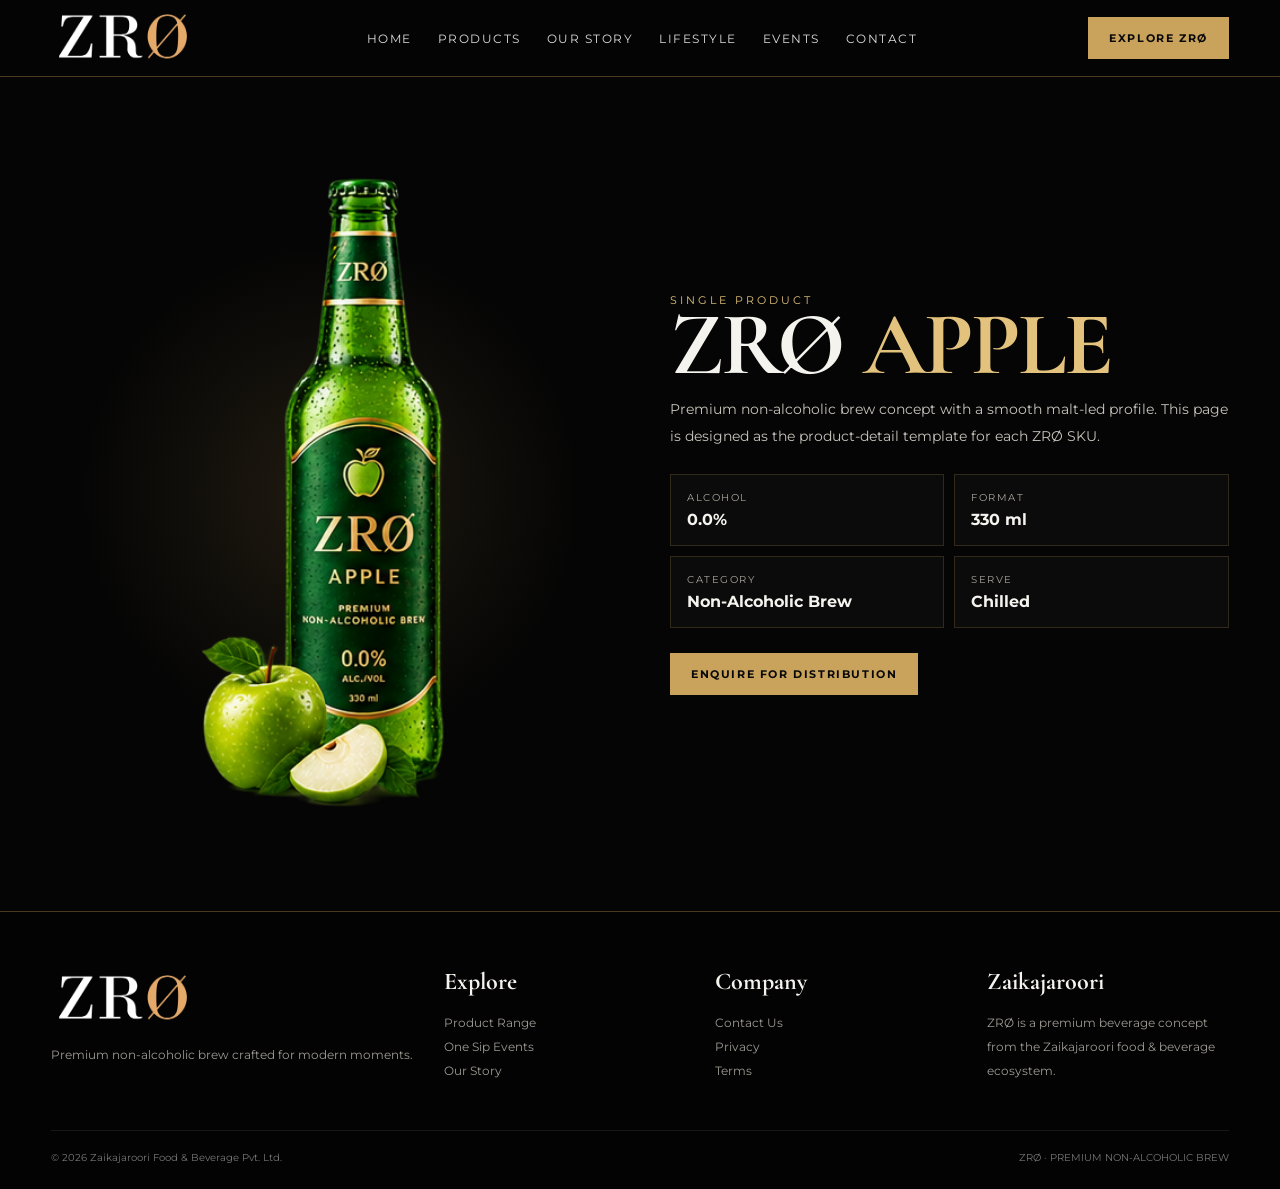
<file: apple.html>
<!doctype html>
<html lang="en">

<head>
    <meta charset="utf-8">
    <meta name="viewport" content="width=device-width,initial-scale=1">
    <title>Apple | ZRØ</title>
    <meta name="description" content="ZRØ premium non-alcoholic brew. Zero alcohol. Maximum vibe.">
    <link rel="stylesheet" href="styles.css">
    
    <!-- Favicon -->
    <link rel="icon" href="fevicon.png" type="image/png">
</head>

<body>
    <header class="nav">
        <div class="container nav-inner">
            <a href="index.html"><img class="logo" src="logo-1.png" alt="ZRØ"></a>
            <nav class="nav-links">
                <a class="" href="index.html">Home</a>
                <a class="" href="products.html">Products</a>
                <a class="" href="index.html#story">Our Story</a>
                <a class="" href="index.html#lifestyle">Lifestyle</a>
                <a class="" href="events.html">Events</a>
                <a href="contact.html">Contact</a>
            </nav>
            <a class="btn btn-fill" href="products.html">Explore ZRØ</a>
        </div>
    </header>

    <main>
        <section class="product-hero">
            <div class="container product-layout">
                <div class="product-image"><img src="apple.png" alt="ZRØ product collection"></div>
                <div>
                    <div class="kicker">Single Product</div>
                    <h1 style="font-size:clamp(54px,7vw,94px)"> ZRØ <span id="productName">Apple</span></h1>
                    <p class="copy">Premium non-alcoholic brew concept with a smooth malt-led profile. This page is
                        designed as the product-detail template for each ZRØ SKU.</p>
                    <div class="specs">
                        <div class="spec"><small>Alcohol</small><b>0.0%</b></div>   
                        <div class="spec"><small>Format</small><b>330 ml</b></div>
                        <div class="spec"><small>Category</small><b>Non-Alcoholic Brew</b></div>
                        <div class="spec"><small>Serve</small><b>Chilled</b></div>
                    </div>
                    <a class="btn btn-fill" href="contact.html">Enquire for distribution</a>
                </div>
            </div>
        </section>
    </main>
    <script>
        const params = new URLSearchParams(location.search);
        const map = { classic: 'Classic', strong: 'Strong', ice: 'Ice', apple: 'Apple', dark: 'Dark', lager: 'Premium Lager' };
        const key = params.get('name') || 'apple';
        document.getElementById('productName').textContent = map[key] || 'Apple';
    </script>

    <footer class="footer">
        <div class="container footer-grid">
            <div>
                <img class="logo" src="logo-1.png" alt="ZRØ">
                <p>Premium non-alcoholic brew crafted for modern moments.</p>
            </div>
            <div>
                <h3>Explore</h3><a href="products.html">Product Range</a><br><a href="events.html">One Sip
                    Events</a><br><a href="index.html#story">Our Story</a>
            </div>
            <div>
                <h3>Company</h3><a href="contact.html">Contact Us</a><br><a href="privacy.html">Privacy</a><br><a
                    href="terms.html">Terms</a>
            </div>
            <div>
                <h3>Zaikajaroori</h3>
                <p>ZRØ is a premium beverage concept from the Zaikajaroori food & beverage ecosystem.</p>
            </div>
        </div>
        <div class="container legal"><span>© <span data-year></span> Zaikajaroori Food & Beverage Pvt.
                Ltd.</span><span>ZRØ · PREMIUM NON-ALCOHOLIC BREW</span></div>
    </footer>
    <script src="script.js"></script>
</body>

</html>
</file>
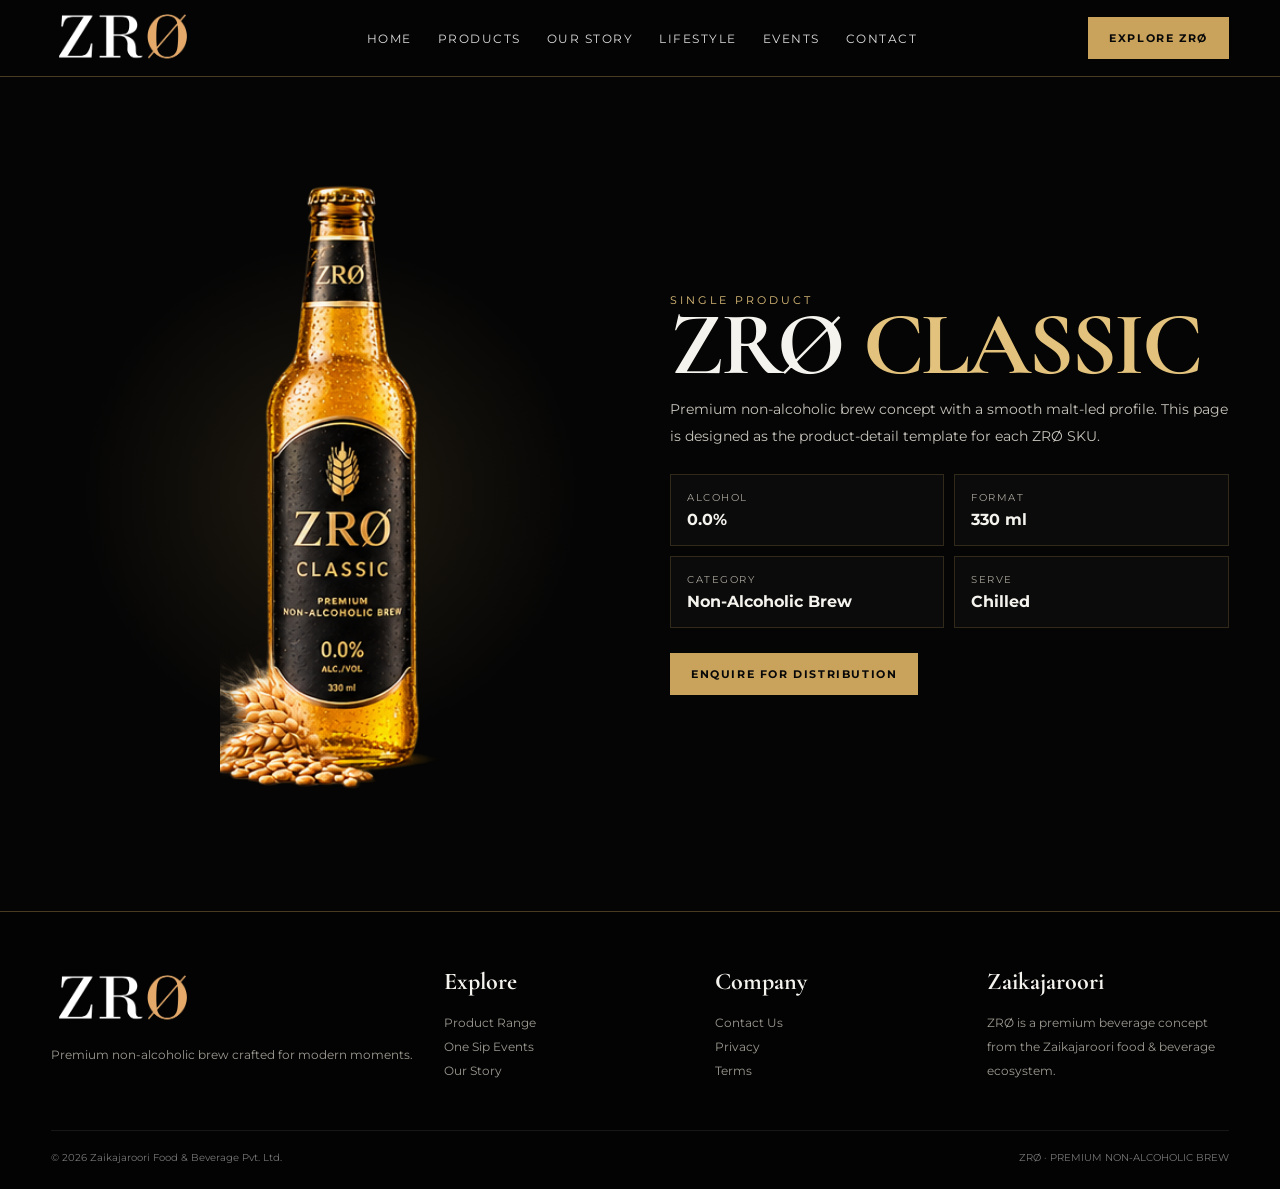
<file: classic.html>
<!doctype html>
<html lang="en">

<head>
    <meta charset="utf-8">
    <meta name="viewport" content="width=device-width,initial-scale=1">
    <title>Classic | ZRØ</title>
    <meta name="description" content="ZRØ premium non-alcoholic brew. Zero alcohol. Maximum vibe.">
    <link rel="stylesheet" href="styles.css">
    <!-- Favicon -->
    <link rel="icon" href="fevicon.png" type="image/png">
</head>

<body>
    <header class="nav">
        <div class="container nav-inner">
            <a href="index.html"><img class="logo" src="logo-1.png" alt="ZRØ"></a>
            <nav class="nav-links">
                <a class="" href="index.html">Home</a>
                <a class="" href="products.html">Products</a>
                <a class="" href="index.html#story">Our Story</a>
                <a class="" href="index.html#lifestyle">Lifestyle</a>
                <a class="" href="events.html">Events</a>
                <a href="contact.html">Contact</a>
            </nav>
            <a class="btn btn-fill" href="products.html">Explore ZRØ</a>
        </div>
    </header>

    <main>
        <section class="product-hero">
            <div class="container product-layout">
                <div class="product-image"><img src="classic.png" alt="ZRØ product collection"></div>
                <div>
                    <div class="kicker">Single Product</div>
                    <h1 style="font-size:clamp(54px,7vw,94px)"> ZRØ <span id="productName">Classic</span></h1>
                    <p class="copy">Premium non-alcoholic brew concept with a smooth malt-led profile. This page is
                        designed as the product-detail template for each ZRØ SKU.</p>
                    <div class="specs">
                        <div class="spec"><small>Alcohol</small><b>0.0%</b></div>
                        <div class="spec"><small>Format</small><b>330 ml</b></div>
                        <div class="spec"><small>Category</small><b>Non-Alcoholic Brew</b></div>
                        <div class="spec"><small>Serve</small><b>Chilled</b></div>
                    </div>
                    <a class="btn btn-fill" href="contact.html">Enquire for distribution</a>
                </div>
            </div>
        </section>
    </main>
    <script>
        const params = new URLSearchParams(location.search);
        const map = { classic: 'Classic', strong: 'Strong', ice: 'Ice', apple: 'Apple', dark: 'Dark', lager: 'Premium Lager' };
        const key = params.get('name') || 'classic';
        document.getElementById('productName').textContent = map[key] || 'Classic';
    </script>

    <footer class="footer">
        <div class="container footer-grid">
            <div>
                <img class="logo" src="logo-1.png" alt="ZRØ">
                <p>Premium non-alcoholic brew crafted for modern moments.</p>
            </div>
            <div>
                <h3>Explore</h3><a href="products.html">Product Range</a><br><a href="events.html">One Sip
                    Events</a><br><a href="index.html#story">Our Story</a>
            </div>
            <div>
                <h3>Company</h3><a href="contact.html">Contact Us</a><br><a href="privacy.html">Privacy</a><br><a
                    href="terms.html">Terms</a>
            </div>
            <div>
                <h3>Zaikajaroori</h3>
                <p>ZRØ is a premium beverage concept from the Zaikajaroori food & beverage ecosystem.</p>
            </div>
        </div>
        <div class="container legal"><span>© <span data-year></span> Zaikajaroori Food & Beverage Pvt.
                Ltd.</span><span>ZRØ · PREMIUM NON-ALCOHOLIC BREW</span></div>
    </footer>
    <script src="script.js"></script>
</body>

</html>
</file>
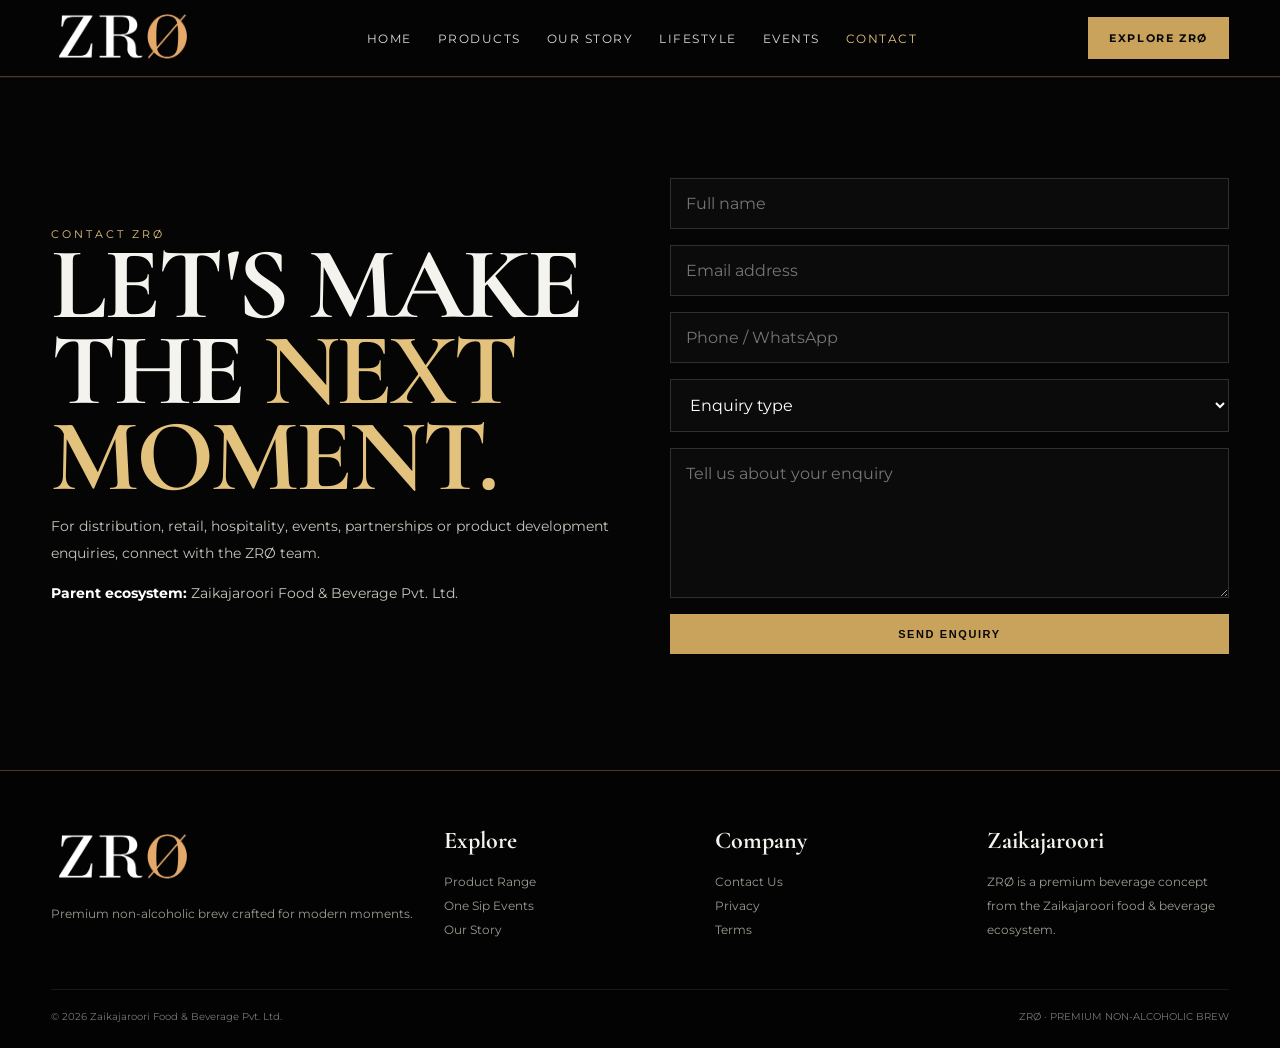
<file: contact.html>
<!doctype html>
<html lang="en">

<head>
    <meta charset="utf-8">
    <meta name="viewport" content="width=device-width,initial-scale=1">
    <title>Contact Us | ZRØ</title>
    <meta name="description" content="ZRØ premium non-alcoholic brew. Zero alcohol. Maximum vibe.">
    <link rel="stylesheet" href="styles.css">
    <!-- Favicon -->
    <link rel="icon" href="fevicon.png" type="image/png">
    
</head>

<body>
    <header class="nav">
        <div class="container nav-inner">
            <a href="index.html"><img class="logo" src="logo-1.png" alt="ZRØ"></a>
            <nav class="nav-links">
                <a class="" href="index.html">Home</a>
                <a class="" href="products.html">Products</a>
                <a class="" href="index.html#story">Our Story</a>
                <a class="" href="index.html#lifestyle">Lifestyle</a>
                <a class="" href="events.html">Events</a>
                <a class="active" href="contact.html">Contact</a>
            </nav>
            <a class="btn btn-fill" href="products.html">Explore ZRØ</a>
        </div>
    </header>

    <main>
        <section class="section" style="min-height:70vh">
            <div class="container product-layout">
                <div>
                    <div class="kicker">Contact ZRØ</div>
                    <h1>Let's make the <span>next moment.</span></h1>
                    <p class="copy">For distribution, retail, hospitality, events, partnerships or product development
                        enquiries, connect with the ZRØ team.</p>
                    <p class="copy"><strong>Parent ecosystem:</strong> Zaikajaroori Food & Beverage Pvt. Ltd.</p>
                </div>
                <form class="form" action="mailto:hello@zaikajaroori.com" method="post" enctype="text/plain">
                    <input required name="fullName" placeholder="Full name">
                    <input required type="email" name="email" placeholder="Email address">
                    <input name="phone" placeholder="Phone / WhatsApp">
                    <select name="enquiryType">
                        <option value="">Enquiry type</option>
                        <option>Distribution</option>
                        <option>Retail / HORECA</option>
                        <option>Events</option>
                        <option>Partnership</option>
                        <option>General</option>
                    </select>
                    <textarea name="message" placeholder="Tell us about your enquiry"></textarea>
                    <button class="btn btn-fill" type="submit">Send enquiry</button>
                    <div class="form-note" style="font-size:12px"></div>
                </form>
            </div>
        </section>
    </main>

    <footer class="footer">
        <div class="container footer-grid">
            <div>
                <img class="logo" src="logo-1.png" alt="ZRØ">
                <p>Premium non-alcoholic brew crafted for modern moments.</p>
            </div>
            <div>
                <h3>Explore</h3><a href="products.html">Product Range</a><br><a href="events.html">One Sip
                    Events</a><br><a href="index.html#story">Our Story</a>
            </div>
            <div>
                <h3>Company</h3><a href="contact.html">Contact Us</a><br><a href="privacy.html">Privacy</a><br><a
                    href="terms.html">Terms</a>
            </div>
            <div>
                <h3>Zaikajaroori</h3>
                <p>ZRØ is a premium beverage concept from the Zaikajaroori food & beverage ecosystem.</p>
            </div>
        </div>
        <div class="container legal"><span>© <span data-year></span> Zaikajaroori Food & Beverage Pvt.
                Ltd.</span><span>ZRØ · PREMIUM NON-ALCOHOLIC BREW</span></div>
    </footer>
    <script src="script.js"></script>
</body>

</html>
</file>
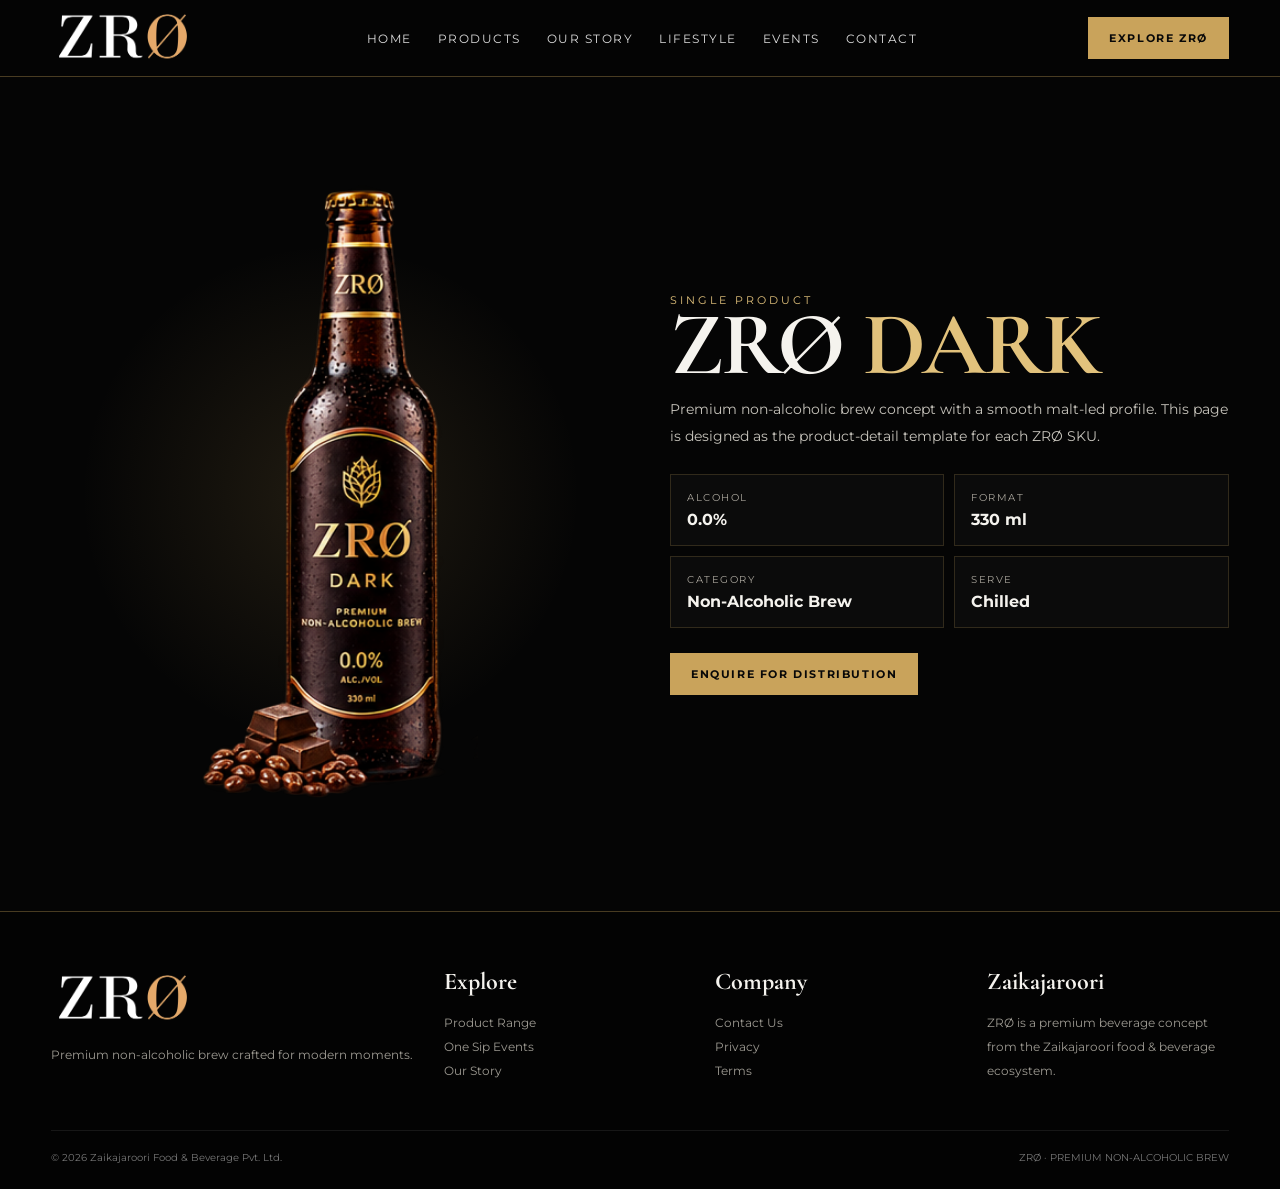
<file: dark.html>
<!doctype html>
<html lang="en">

<head>
    <meta charset="utf-8">
    <meta name="viewport" content="width=device-width,initial-scale=1">
    <title>Dark | ZRØ</title>
    <meta name="description" content="ZRØ premium non-alcoholic brew. Zero alcohol. Maximum vibe.">
    <link rel="stylesheet" href="styles.css">
    <!-- Favicon -->
    <link rel="icon" href="fevicon.png" type="image/png">
</head>

<body>
    <header class="nav">
        <div class="container nav-inner">
            <a href="index.html"><img class="logo" src="logo-1.png" alt="ZRØ"></a>
            <nav class="nav-links">
                <a class="" href="index.html">Home</a>
                <a class="" href="products.html">Products</a>
                <a class="" href="index.html#story">Our Story</a>
                <a class="" href="index.html#lifestyle">Lifestyle</a>
                <a class="" href="events.html">Events</a>
                <a href="contact.html">Contact</a>
            </nav>
            <a class="btn btn-fill" href="products.html">Explore ZRØ</a>
        </div>
    </header>

    <main>
        <section class="product-hero">
            <div class="container product-layout">
                <div class="product-image"><img src="dark.png" alt="ZRØ product collection"></div>
                <div>
                    <div class="kicker">Single Product</div>
                    <h1 style="font-size:clamp(54px,7vw,94px)"> ZRØ <span id="productName">Dark</span></h1>
                    <p class="copy">Premium non-alcoholic brew concept with a smooth malt-led profile. This page is
                        designed as the product-detail template for each ZRØ SKU.</p>
                    <div class="specs">
                        <div class="spec"><small>Alcohol</small><b>0.0%</b></div>
                        <div class="spec"><small>Format</small><b>330 ml</b></div>
                        <div class="spec"><small>Category</small><b>Non-Alcoholic Brew</b></div>
                        <div class="spec"><small>Serve</small><b>Chilled</b></div>
                    </div>
                    <a class="btn btn-fill" href="contact.html">Enquire for distribution</a>
                </div>
            </div>
        </section>
    </main>
    <script>
        const params = new URLSearchParams(location.search);
        const map = { classic: 'Classic', strong: 'Strong', ice: 'Ice', apple: 'Apple', dark: 'Dark', lager: 'Premium Lager' };
        const key = params.get('name') || 'dark';
        document.getElementById('productName').textContent = map[key] || 'Dark';
    </script>

    <footer class="footer">
        <div class="container footer-grid">
            <div>
                <img class="logo" src="logo-1.png" alt="ZRØ">
                <p>Premium non-alcoholic brew crafted for modern moments.</p>
            </div>
            <div>
                <h3>Explore</h3><a href="products.html">Product Range</a><br><a href="events.html">One Sip
                    Events</a><br><a href="index.html#story">Our Story</a>
            </div>
            <div>
                <h3>Company</h3><a href="contact.html">Contact Us</a><br><a href="privacy.html">Privacy</a><br><a
                    href="terms.html">Terms</a>
            </div>
            <div>
                <h3>Zaikajaroori</h3>
                <p>ZRØ is a premium beverage concept from the Zaikajaroori food & beverage ecosystem.</p>
            </div>
        </div>
        <div class="container legal"><span>© <span data-year></span> Zaikajaroori Food & Beverage Pvt.
                Ltd.</span><span>ZRØ · PREMIUM NON-ALCOHOLIC BREW</span></div>
    </footer>
    <script src="script.js"></script>
</body>

</html>
</file>
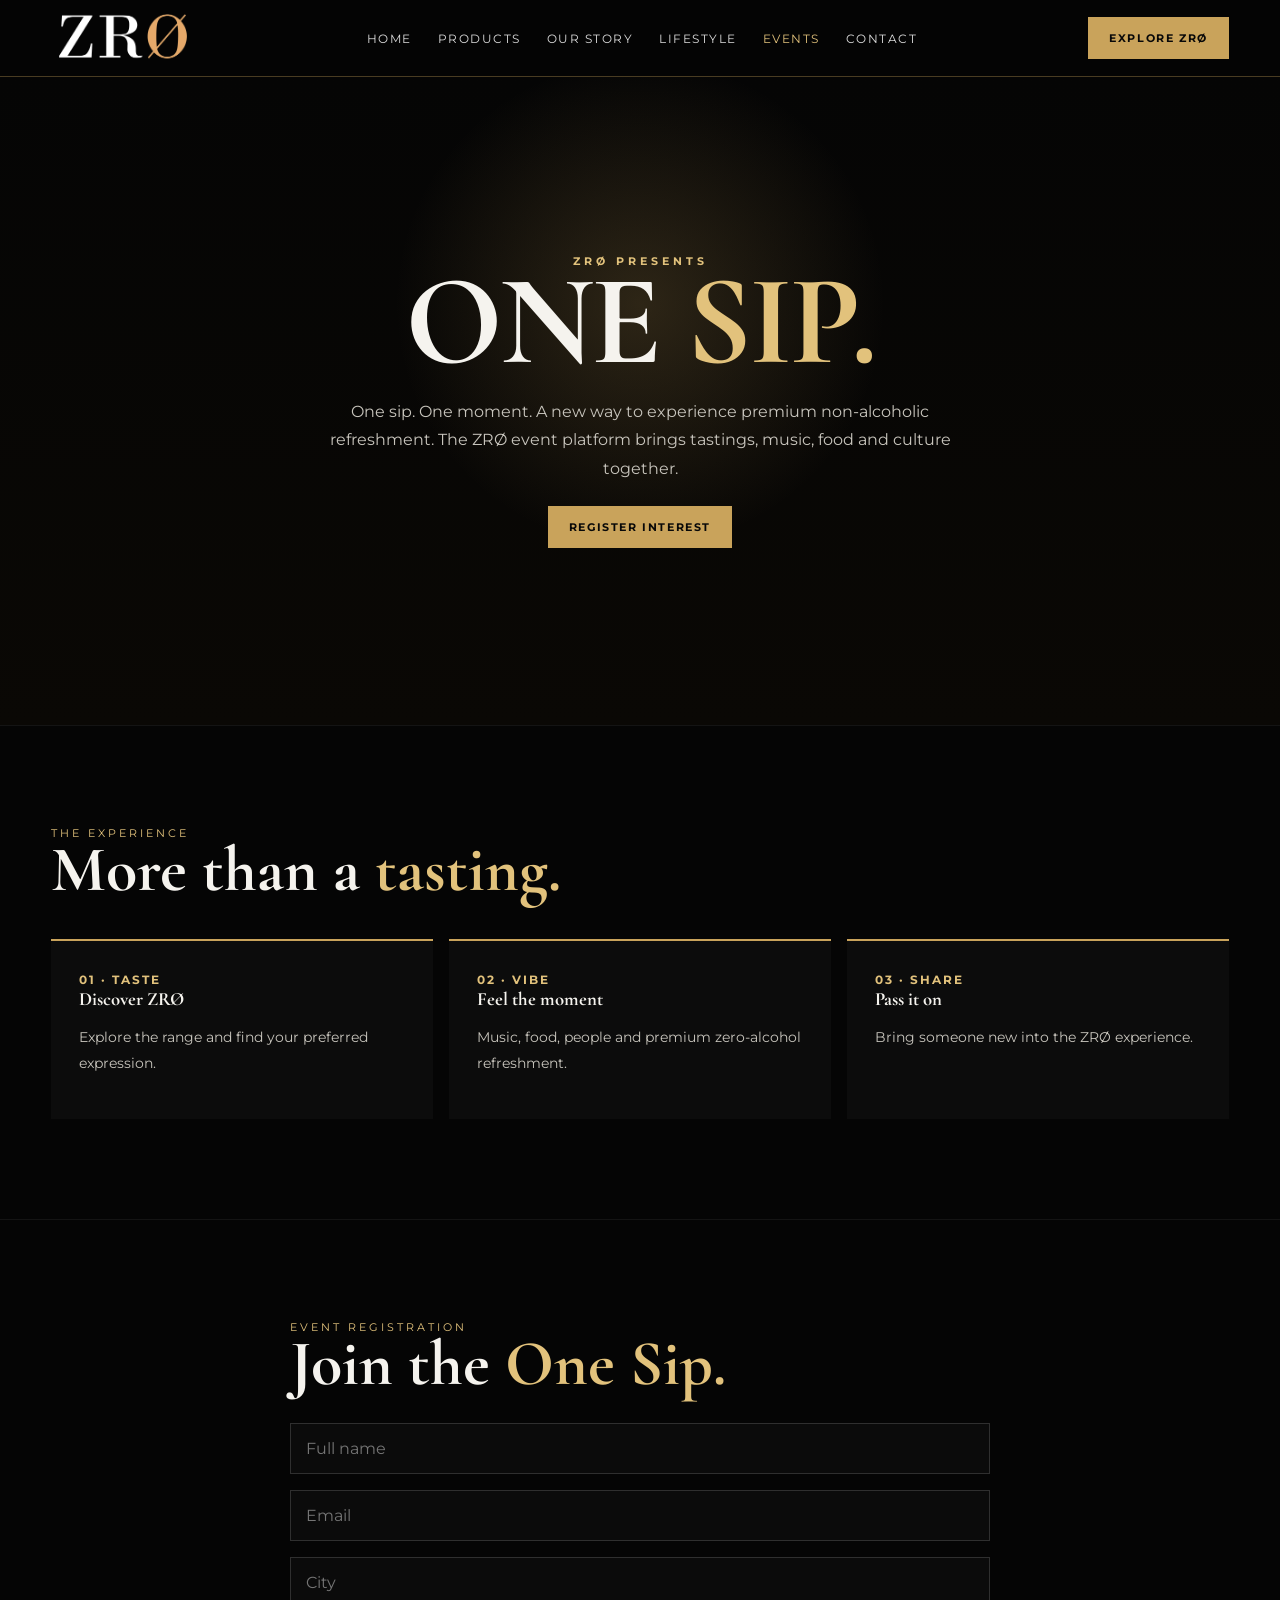
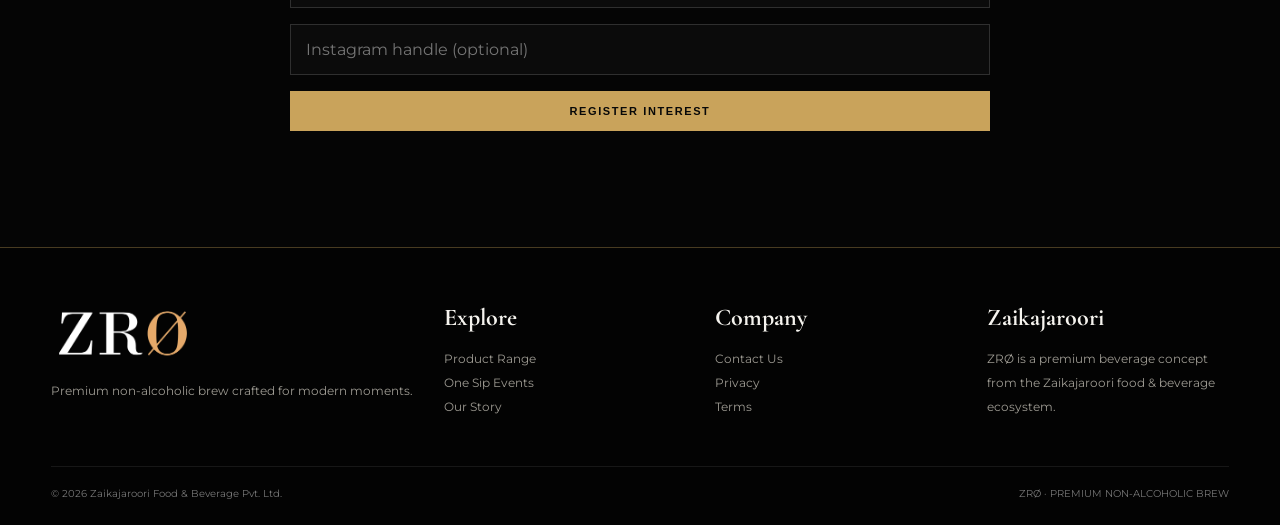
<file: events.html>
<!doctype html>
<html lang="en">

<head>
    <meta charset="utf-8">
    <meta name="viewport" content="width=device-width,initial-scale=1">
    <title>One Sip Events | ZRØ</title>
    <meta name="description" content="ZRØ premium non-alcoholic brew. Zero alcohol. Maximum vibe.">
    <link rel="stylesheet" href="styles.css">
    <!-- Favicon -->
    <link rel="icon" href="fevicon.png" type="image/png">
</head>

<body>
    <header class="nav">
        <div class="container nav-inner">
            <a href="index.html"><img class="logo" src="logo-1.png" alt="ZRØ"></a>
            <nav class="nav-links">
                <a class="" href="index.html">Home</a>
                <a class="" href="products.html">Products</a>
                <a class="" href="index.html#story">Our Story</a>
                <a class="" href="index.html#lifestyle">Lifestyle</a>
                <a class="active" href="events.html">Events</a>
                <a href="contact.html">Contact</a>
            </nav>
            <a class="btn btn-fill" href="products.html">Explore ZRØ</a>
        </div>
    </header>

    <main>
        <section class="event-hero">
            <div class="container">
                <div class="eyebrow">ZRØ Presents</div>
                <h1>ONE <span>SIP.</span></h1>
                <p>One sip. One moment. A new way to experience premium non-alcoholic refreshment. The ZRØ event
                    platform brings tastings, music, food and culture together.</p>
                <a class="btn btn-fill" href="#register">Register interest</a>
            </div>
        </section>
        <section class="section">
            <div class="container">
                <div class="kicker">The Experience</div>
                <h2>More than a <span>tasting.</span></h2>
                <div class="timeline" style="margin-top:38px">
                    <div class="step"><b>01 · TASTE</b>
                        <h3>Discover ZRØ</h3>
                        <p class="copy">Explore the range and find your preferred expression.</p>
                    </div>
                    <div class="step"><b>02 · VIBE</b>
                        <h3>Feel the moment</h3>
                        <p class="copy">Music, food, people and premium zero-alcohol refreshment.</p>
                    </div>
                    <div class="step"><b>03 · SHARE</b>
                        <h3>Pass it on</h3>
                        <p class="copy">Bring someone new into the ZRØ experience.</p>
                    </div>
                </div>
            </div>
        </section>
        <section class="section" id="register">
            <div class="container" style="max-width:700px">
                <div class="kicker">Event Registration</div>
                <h2>Join the <span>One Sip.</span></h2>
                <form class="form" action="#" style="margin-top:28px">
                    <input required placeholder="Full name"><input required type="email" placeholder="Email">
                    <input placeholder="City"><input placeholder="Instagram handle (optional)">
                    <button class="btn btn-fill" type="submit">Register interest</button>
                    <div class="form-note" style="font-size:12px"></div>
                </form>
            </div>
        </section>
    </main>

    <footer class="footer">
        <div class="container footer-grid">
            <div>
                <img class="logo" src="logo-1.png" alt="ZRØ">
                <p>Premium non-alcoholic brew crafted for modern moments.</p>
            </div>
            <div>
                <h3>Explore</h3><a href="products.html">Product Range</a><br><a href="events.html">One Sip
                    Events</a><br><a href="index.html#story">Our Story</a>
            </div>
            <div>
                <h3>Company</h3><a href="contact.html">Contact Us</a><br><a href="privacy.html">Privacy</a><br><a
                    href="terms.html">Terms</a>
            </div>
            <div>
                <h3>Zaikajaroori</h3>
                <p>ZRØ is a premium beverage concept from the Zaikajaroori food & beverage ecosystem.</p>
            </div>
        </div>
        <div class="container legal"><span>© <span data-year></span> Zaikajaroori Food & Beverage Pvt.
                Ltd.</span><span>ZRØ · PREMIUM NON-ALCOHOLIC BREW</span></div>
    </footer>
    <script src="script.js"></script>
</body>

</html>
</file>
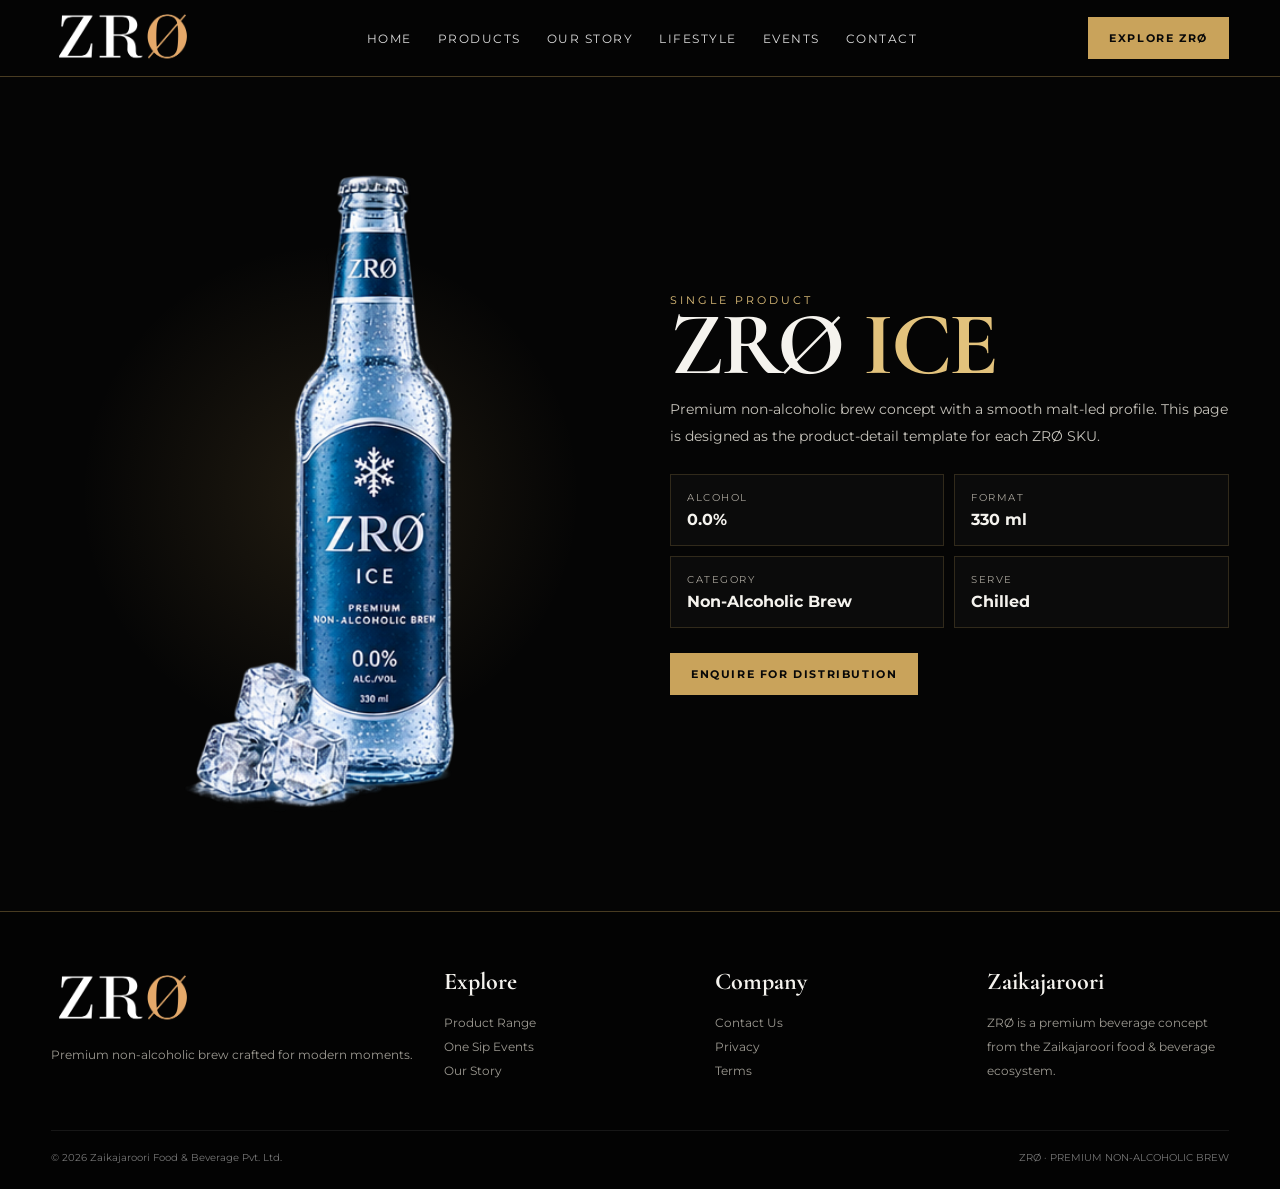
<file: ice.html>
<!doctype html>
<html lang="en">

<head>
    <meta charset="utf-8">
    <meta name="viewport" content="width=device-width,initial-scale=1">
    <title>Ice | ZRØ</title>
    <meta name="description" content="ZRØ premium non-alcoholic brew. Zero alcohol. Maximum vibe.">
    <link rel="stylesheet" href="styles.css">
    <!-- Favicon -->
    <link rel="icon" href="fevicon.png" type="image/png">
</head>

<body>
    <header class="nav">
        <div class="container nav-inner">
            <a href="index.html"><img class="logo" src="logo-1.png" alt="ZRØ"></a>
            <nav class="nav-links">
                <a class="" href="index.html">Home</a>
                <a class="" href="products.html">Products</a>
                <a class="" href="index.html#story">Our Story</a>
                <a class="" href="index.html#lifestyle">Lifestyle</a>
                <a class="" href="events.html">Events</a>
                <a href="contact.html">Contact</a>
            </nav>
            <a class="btn btn-fill" href="products.html">Explore ZRØ</a>
        </div>
    </header>

    <main>
        <section class="product-hero">
            <div class="container product-layout">
                <div class="product-image"><img src="ice.png" alt="ZRØ product collection"></div>
                <div>
                    <div class="kicker">Single Product</div>
                    <h1 style="font-size:clamp(54px,7vw,94px)"> ZRØ <span id="productName">Ice</span></h1>
                    <p class="copy">Premium non-alcoholic brew concept with a smooth malt-led profile. This page is
                        designed as the product-detail template for each ZRØ SKU.</p>
                    <div class="specs">
                        <div class="spec"><small>Alcohol</small><b>0.0%</b></div>
                        <div class="spec"><small>Format</small><b>330 ml</b></div>
                        <div class="spec"><small>Category</small><b>Non-Alcoholic Brew</b></div>
                        <div class="spec"><small>Serve</small><b>Chilled</b></div>
                    </div>
                    <a class="btn btn-fill" href="contact.html">Enquire for distribution</a>
                </div>
            </div>
        </section>
    </main>
    <script>
        const params = new URLSearchParams(location.search);
        const map = { classic: 'Classic', strong: 'Strong', ice: 'Ice', apple: 'Apple', dark: 'Dark', lager: 'Premium Lager' };
        const key = params.get('name') || 'ice';
        document.getElementById('productName').textContent = map[key] || 'Ice';
    </script>

    <footer class="footer">
        <div class="container footer-grid">
            <div>
                <img class="logo" src="logo-1.png" alt="ZRØ">
                <p>Premium non-alcoholic brew crafted for modern moments.</p>
            </div>
            <div>
                <h3>Explore</h3><a href="products.html">Product Range</a><br><a href="events.html">One Sip
                    Events</a><br><a href="index.html#story">Our Story</a>
            </div>
            <div>
                <h3>Company</h3><a href="contact.html">Contact Us</a><br><a href="privacy.html">Privacy</a><br><a
                    href="terms.html">Terms</a>
            </div>
            <div>
                <h3>Zaikajaroori</h3>
                <p>ZRØ is a premium beverage concept from the Zaikajaroori food & beverage ecosystem.</p>
            </div>
        </div>
        <div class="container legal"><span>© <span data-year></span> Zaikajaroori Food & Beverage Pvt.
                Ltd.</span><span>ZRØ · PREMIUM NON-ALCOHOLIC BREW</span></div>
    </footer>
    <script src="script.js"></script>
</body>

</html>
</file>
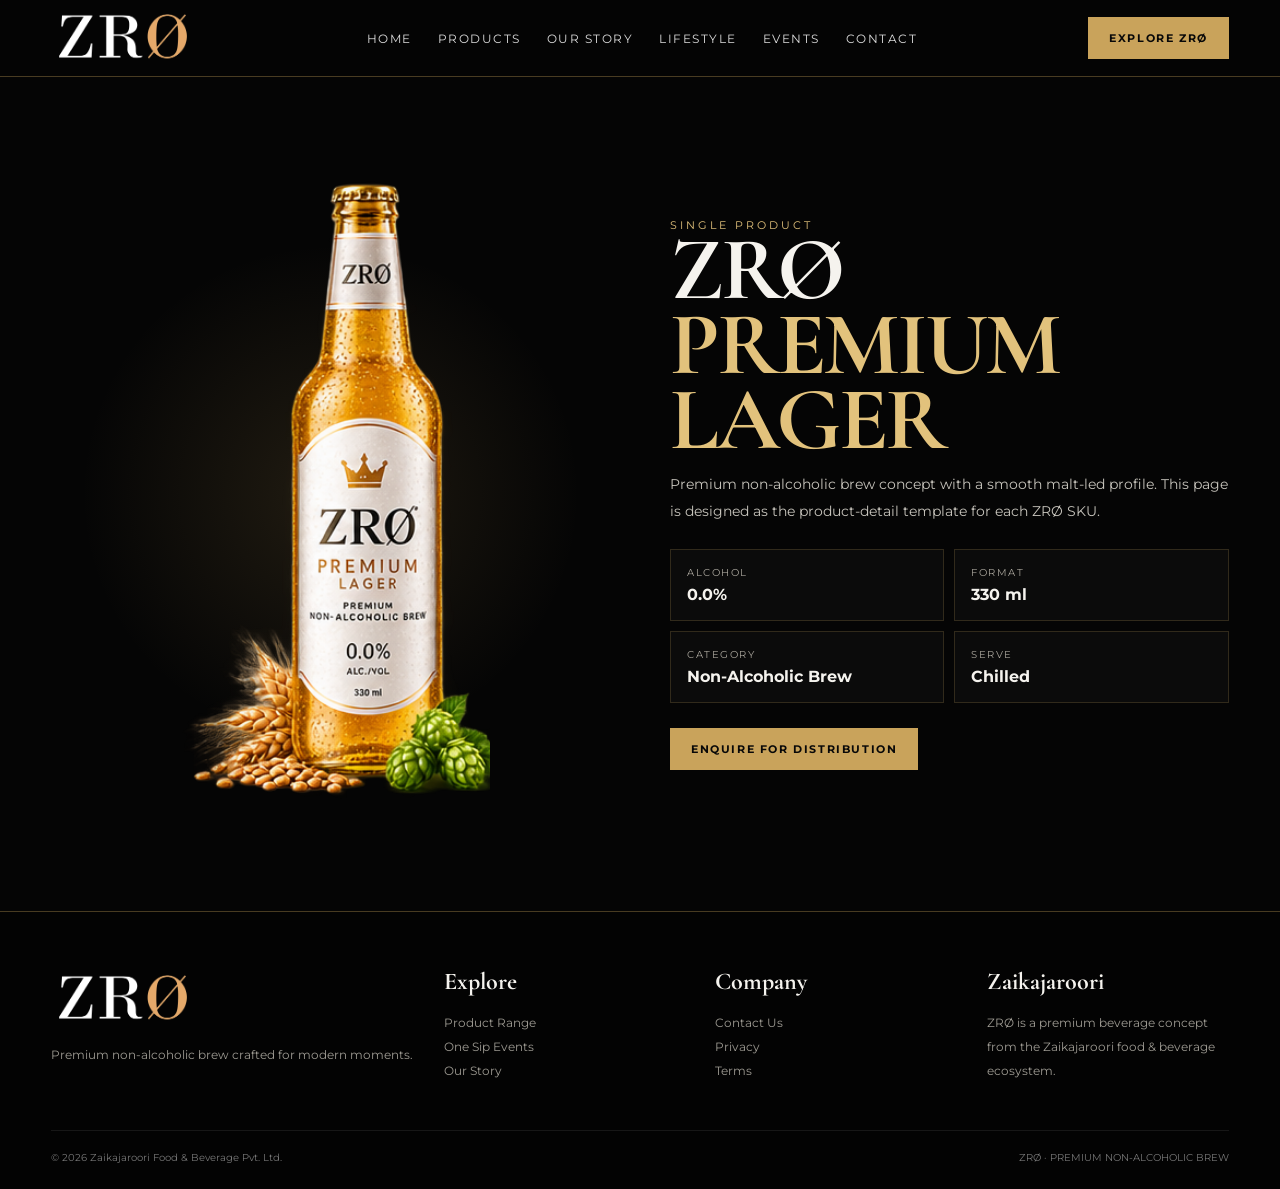
<file: lager.html>
<!doctype html>
<html lang="en">

<head>
    <meta charset="utf-8">
    <meta name="viewport" content="width=device-width,initial-scale=1">
    <title>Lager | ZRØ</title>
    <meta name="description" content="ZRØ premium non-alcoholic brew. Zero alcohol. Maximum vibe.">
    <link rel="stylesheet" href="styles.css">
    <!-- Favicon -->
    <link rel="icon" href="fevicon.png" type="image/png">
</head>

<body>
    <header class="nav">
        <div class="container nav-inner">
            <a href="index.html"><img class="logo" src="logo-1.png" alt="ZRØ"></a>
            <nav class="nav-links">
                <a class="" href="index.html">Home</a>
                <a class="" href="products.html">Products</a>
                <a class="" href="index.html#story">Our Story</a>
                <a class="" href="index.html#lifestyle">Lifestyle</a>
                <a class="" href="events.html">Events</a>
                <a href="contact.html">Contact</a>
            </nav>
            <a class="btn btn-fill" href="products.html">Explore ZRØ</a>
        </div>
    </header>

    <main>
        <section class="product-hero">
            <div class="container product-layout">
                <div class="product-image"><img src="lager.png" alt="ZRØ product collection"></div>
                <div>
                    <div class="kicker">Single Product</div>
                    <h1 style="font-size:clamp(54px,7vw,94px)"> ZRØ <span id="productName"> Premium Lager</span></h1>
                    <p class="copy">Premium non-alcoholic brew concept with a smooth malt-led profile. This page is
                        designed as the product-detail template for each ZRØ SKU.</p>
                    <div class="specs">
                        <div class="spec"><small>Alcohol</small><b>0.0%</b></div>
                        <div class="spec"><small>Format</small><b>330 ml</b></div>
                        <div class="spec"><small>Category</small><b>Non-Alcoholic Brew</b></div>
                        <div class="spec"><small>Serve</small><b>Chilled</b></div>
                    </div>
                    <a class="btn btn-fill" href="contact.html">Enquire for distribution</a>
                </div>
            </div>
        </section>
    </main>
    <script>
        const params = new URLSearchParams(location.search);
        const map = { classic: 'Classic', strong: 'Strong', ice: 'Ice', apple: 'Apple', dark: 'Dark', lager: 'Premium Lager' };
        const key = params.get('name') || 'lager';
        document.getElementById('productName').textContent = map[key] || 'Premium Lager';
    </script>

    <footer class="footer">
        <div class="container footer-grid">
            <div>
                <img class="logo" src="logo-1.png" alt="ZRØ">
                <p>Premium non-alcoholic brew crafted for modern moments.</p>
            </div>
            <div>
                <h3>Explore</h3><a href="products.html">Product Range</a><br><a href="events.html">One Sip
                    Events</a><br><a href="index.html#story">Our Story</a>
            </div>
            <div>
                <h3>Company</h3><a href="contact.html">Contact Us</a><br><a href="privacy.html">Privacy</a><br><a
                    href="terms.html">Terms</a>
            </div>
            <div>
                <h3>Zaikajaroori</h3>
                <p>ZRØ is a premium beverage concept from the Zaikajaroori food & beverage ecosystem.</p>
            </div>
        </div>
        <div class="container legal"><span>© <span data-year></span> Zaikajaroori Food & Beverage Pvt.
                Ltd.</span><span>ZRØ · PREMIUM NON-ALCOHOLIC BREW</span></div>
    </footer>
    <script src="script.js"></script>
</body>

</html>
</file>
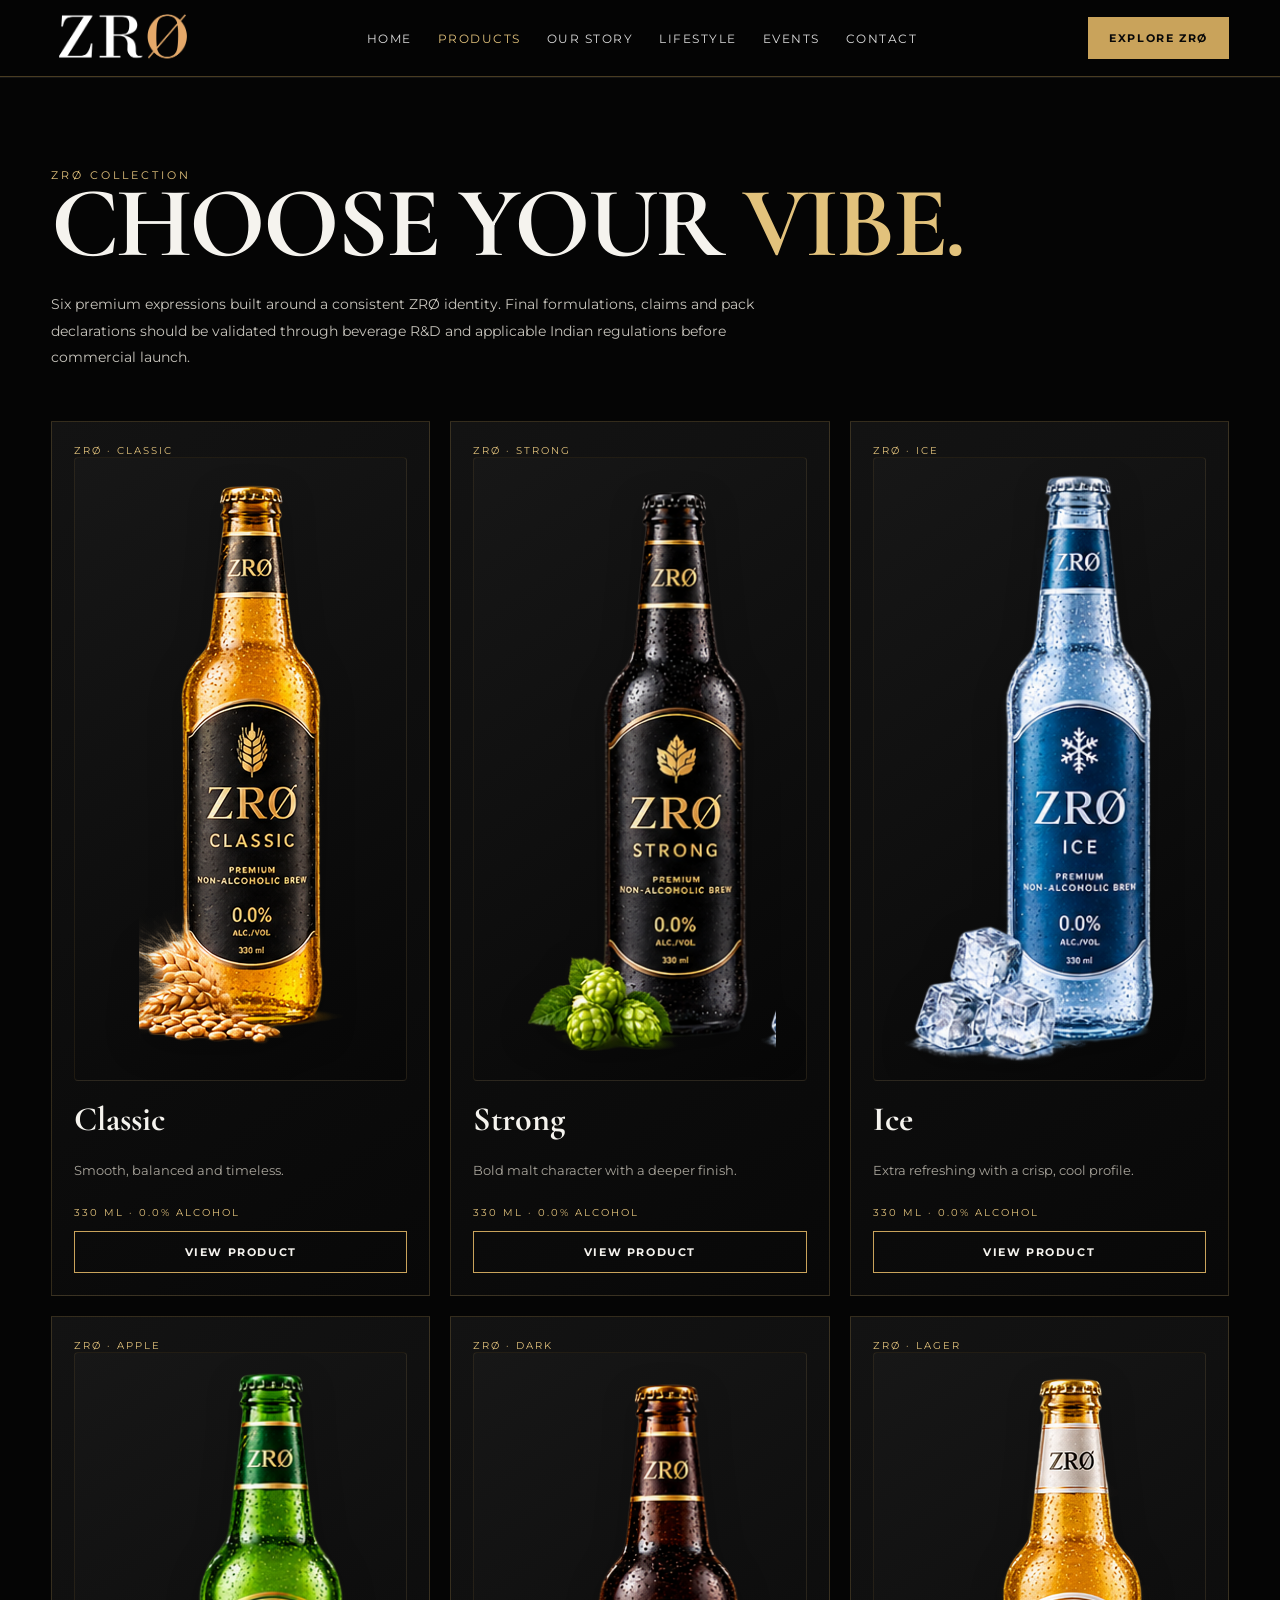
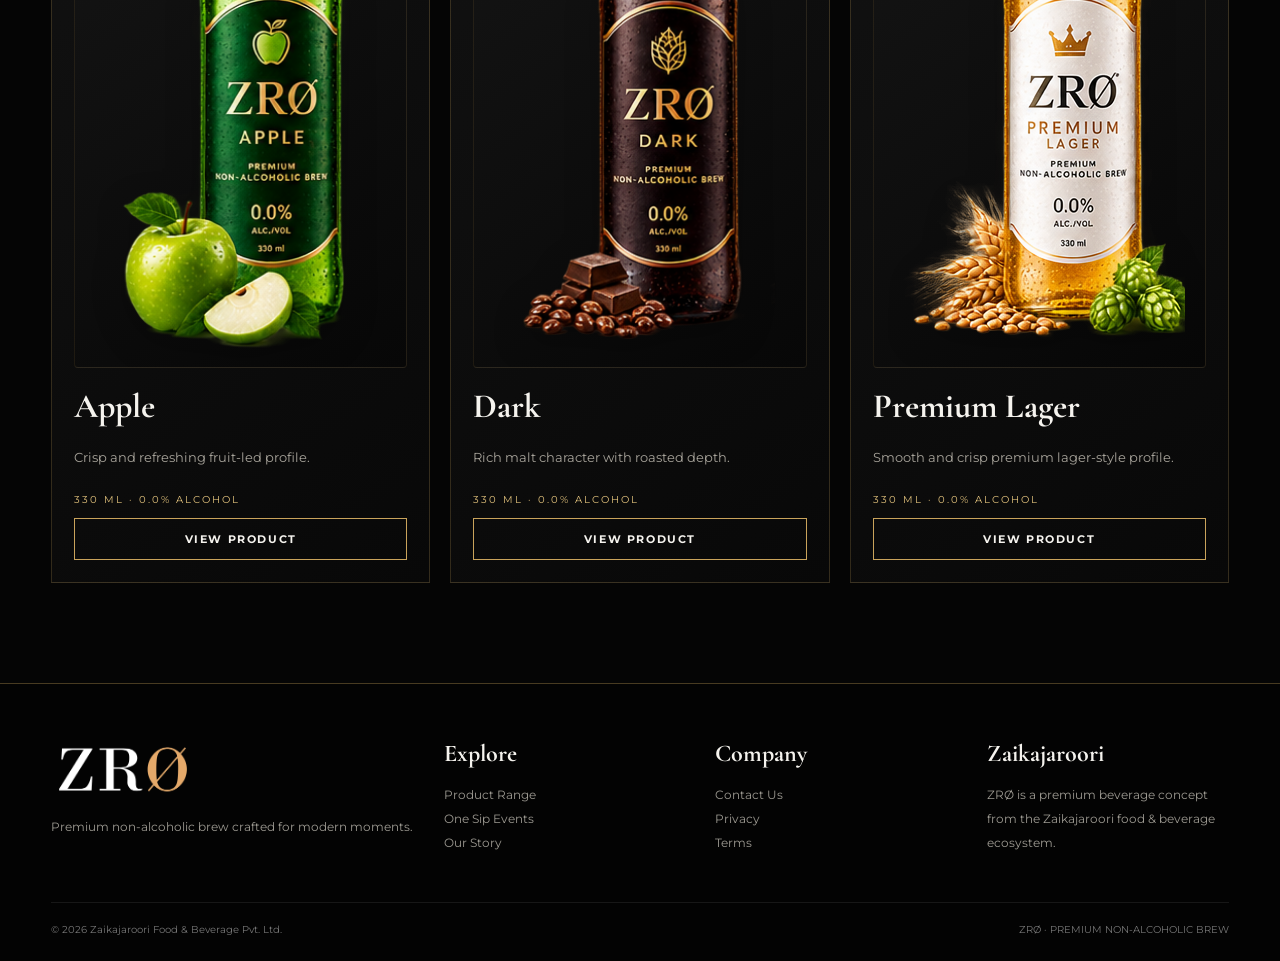
<file: products.html>
<!doctype html>
<html lang="en">

<head>
    <meta charset="utf-8">
    <meta name="viewport" content="width=device-width,initial-scale=1">
    <title>Products | ZRØ</title>
    <meta name="description" content="ZRØ premium non-alcoholic brew. Zero alcohol. Maximum vibe.">
    <link rel="stylesheet" href="styles.css">
    <!-- Favicon -->
    <link rel="icon" href="fevicon.png" type="image/png">
</head>

<body>
    <header class="nav">
        <div class="container nav-inner">
            <a href="index.html"><img class="logo" src="logo-1.png" alt="ZRØ"></a>
            <nav class="nav-links">
                <a class="" href="index.html">Home</a>
                <a class="active" href="products.html">Products</a>
                <a class="" href="index.html#story">Our Story</a>
                <a class="" href="index.html#lifestyle">Lifestyle</a>
                <a class="" href="events.html">Events</a>
                <a href="contact.html">Contact</a>
            </nav>
            <a class="btn btn-fill" href="products.html">Explore ZRØ</a>
        </div>
    </header>

    <main>
        <section class="section" style="padding-top:90px">
            <div class="container">
                <div class="kicker">ZRØ Collection</div>
                <h1 style="font-size:clamp(58px,8vw,100px)">Choose your <span>vibe.</span></h1>
                <p class="copy" style="max-width:720px;margin:25px 0 50px">Six premium expressions built around a
                    consistent ZRØ
                    identity. Final formulations, claims and pack declarations should be validated through beverage R&D
                    and
                    applicable Indian regulations before commercial launch.</p>
                <div class="grid">
                    <article class="card">
                        <div class="tag">ZRØ · classic</div>
                        <div class="card-image">
                            <img src="classic.png" alt="ZRØ Classic product bottle">
                        </div>
                        <h3>Classic</h3>
                        <p>Smooth, balanced and timeless.</p>
                        <p class="tag">330 ml · 0.0% alcohol</p>
                        <a class="btn" href="classic.html">View product</a>
                    </article>
                    <article class="card">
                        <div class="tag">ZRØ · strong</div>
                        <div class="card-image">
                            <img src="strong.png" alt="ZRØ Strong product bottle">
                        </div>
                        <h3>Strong</h3>
                        <p>Bold malt character with a deeper finish.</p>
                        <p class="tag">330 ml · 0.0% alcohol</p>
                        <a class="btn" href="strong.html">View product</a>
                    </article>
                    <article class="card">
                        <div class="tag">ZRØ · ice</div>
                        <div class="card-image">
                            <img src="ice.png" alt="ZRØ Ice product bottle">
                        </div>
                        <h3>Ice</h3>
                        <p>Extra refreshing with a crisp, cool profile.</p>
                        <p class="tag">330 ml · 0.0% alcohol</p>
                        <a class="btn" href="ice.html">View product</a>
                    </article>
                    <article class="card">
                        <div class="tag">ZRØ · apple</div>
                        <div class="card-image">
                            <img src="apple.png" alt="ZRØ Apple product bottle">
                        </div>
                        <h3>Apple</h3>
                        <p>Crisp and refreshing fruit-led profile.</p>
                        <p class="tag">330 ml · 0.0% alcohol</p>
                        <a class="btn" href="apple.html">View product</a>
                    </article>
                    <article class="card">
                        <div class="tag">ZRØ · dark</div>
                        <div class="card-image">
                            <img src="dark.png" alt="ZRØ Dark product bottle">
                        </div>
                        <h3>Dark</h3>
                        <p>Rich malt character with roasted depth.</p>
                        <p class="tag">330 ml · 0.0% alcohol</p>
                        <a class="btn" href="dark.html">View product</a>
                    </article>
                    <article class="card">
                        <div class="tag">ZRØ · lager</div>
                        <div class="card-image">
                            <img src="lager.png" alt="ZRØ Premium Lager product bottle">
                        </div>
                        <h3>Premium Lager</h3>
                        <p>Smooth and crisp premium lager-style profile.</p>
                        <p class="tag">330 ml · 0.0% alcohol</p>
                        <a class="btn" href="lager.html">View product</a>
                    </article>
                </div>
            </div>
        </section>
    </main>

    <footer class="footer">
        <div class="container footer-grid">
            <div>
                <img class="logo" src="logo-1.png" alt="ZRØ">
                <p>Premium non-alcoholic brew crafted for modern moments.</p>
            </div>
            <div>
                <h3>Explore</h3><a href="products.html">Product Range</a><br><a href="events.html">One Sip
                    Events</a><br><a href="index.html#story">Our Story</a>
            </div>
            <div>
                <h3>Company</h3><a href="contact.html">Contact Us</a><br><a href="privacy.html">Privacy</a><br><a
                    href="terms.html">Terms</a>
            </div>
            <div>
                <h3>Zaikajaroori</h3>
                <p>ZRØ is a premium beverage concept from the Zaikajaroori food & beverage ecosystem.</p>
            </div>
        </div>
        <div class="container legal"><span>© <span data-year></span> Zaikajaroori Food & Beverage Pvt.
                Ltd.</span><span>ZRØ
                · PREMIUM NON-ALCOHOLIC BREW</span></div>
    </footer>
    <script src="script.js"></script>
</body>

</html>
</file>
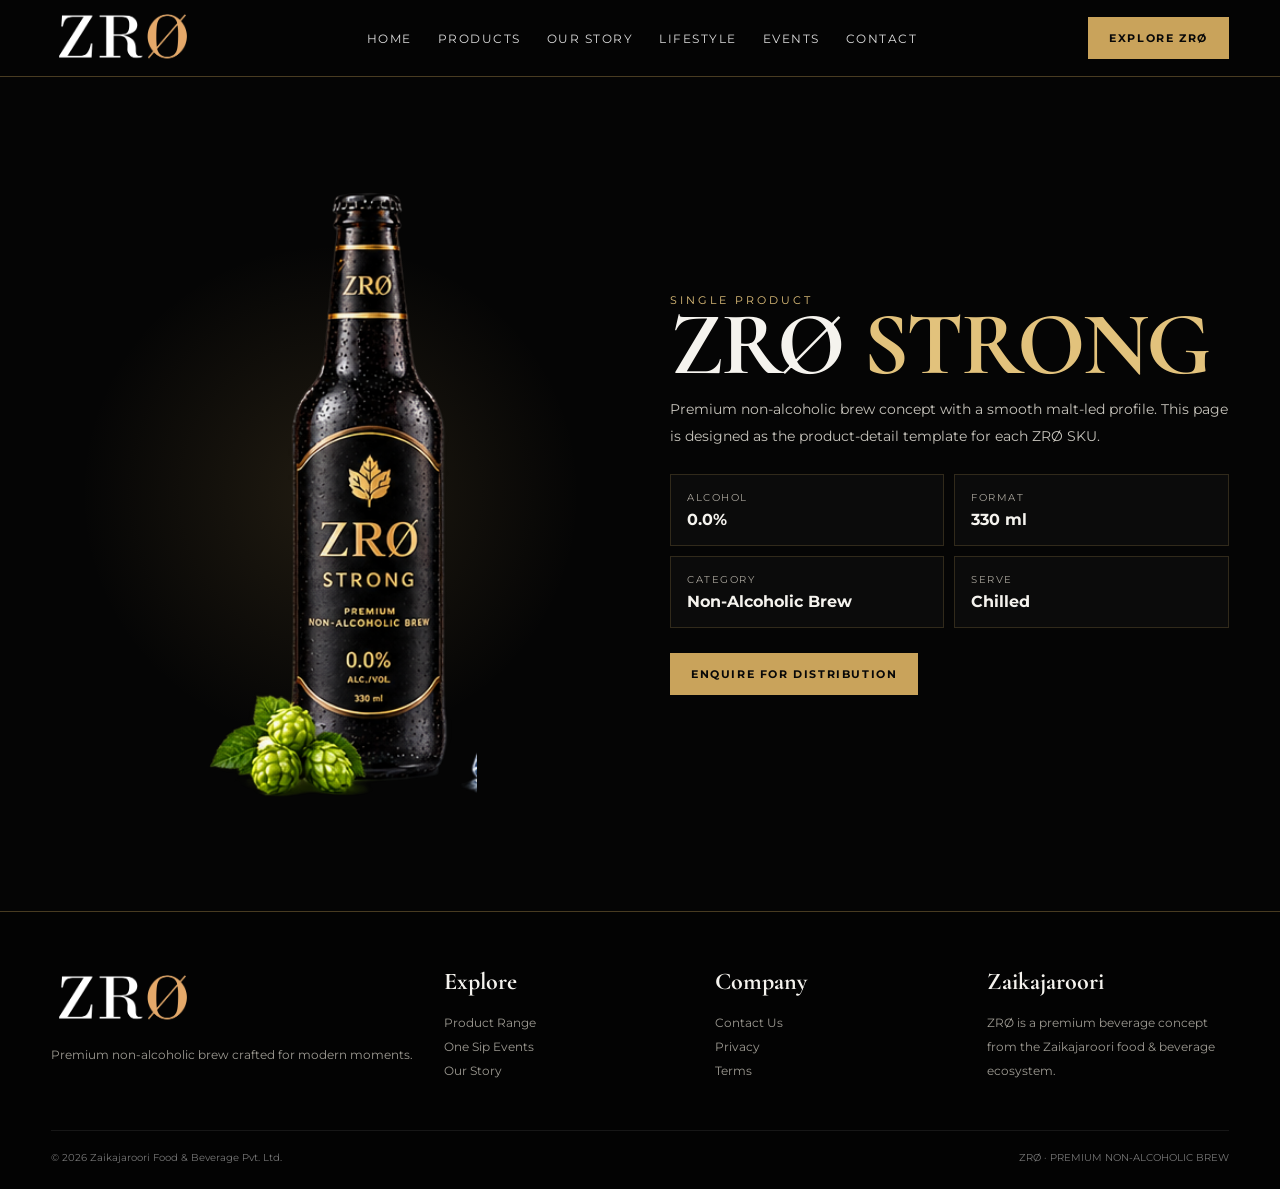
<file: strong.html>
<!doctype html>
<html lang="en">

<head>
    <meta charset="utf-8">
    <meta name="viewport" content="width=device-width,initial-scale=1">
    <title>Strong | ZRØ</title>
    <meta name="description" content="ZRØ premium non-alcoholic brew. Zero alcohol. Maximum vibe.">
    <link rel="stylesheet" href="styles.css">
    <!-- Favicon -->
    <link rel="icon" href="fevicon.png" type="image/png">
</head>

<body>
    <header class="nav">
        <div class="container nav-inner">
            <a href="index.html"><img class="logo" src="logo-1.png" alt="ZRØ"></a>
            <nav class="nav-links">
                <a class="" href="index.html">Home</a>
                <a class="" href="products.html">Products</a>
                <a class="" href="index.html#story">Our Story</a>
                <a class="" href="index.html#lifestyle">Lifestyle</a>
                <a class="" href="events.html">Events</a>
                <a href="contact.html">Contact</a>
            </nav>
            <a class="btn btn-fill" href="products.html">Explore ZRØ</a>
        </div>
    </header>

    <main>
        <section class="product-hero">
            <div class="container product-layout">
                <div class="product-image"><img src="strong.png" alt="ZRØ product collection"></div>
                <div>
                    <div class="kicker">Single Product</div>
                    <h1 style="font-size:clamp(54px,7vw,94px)"> ZRØ <span id="productName">Strong</span></h1>
                    <p class="copy">Premium non-alcoholic brew concept with a smooth malt-led profile. This page is
                        designed as the product-detail template for each ZRØ SKU.</p>
                    <div class="specs">
                        <div class="spec"><small>Alcohol</small><b>0.0%</b></div>
                        <div class="spec"><small>Format</small><b>330 ml</b></div>
                        <div class="spec"><small>Category</small><b>Non-Alcoholic Brew</b></div>
                        <div class="spec"><small>Serve</small><b>Chilled</b></div>
                    </div>
                    <a class="btn btn-fill" href="contact.html">Enquire for distribution</a>
                </div>
            </div>
        </section>
    </main>
    <script>
        const params = new URLSearchParams(location.search);
        const map = { classic: 'Classic', strong: 'Strong', ice: 'Ice', apple: 'Apple', dark: 'Dark', lager: 'Premium Lager' };
        const key = params.get('name') || 'strong';
        document.getElementById('productName').textContent = map[key] || 'Strong';
    </script>

    <footer class="footer">
        <div class="container footer-grid">
            <div>
                <img class="logo" src="logo-1.png" alt="ZRØ">
                <p>Premium non-alcoholic brew crafted for modern moments.</p>
            </div>
            <div>
                <h3>Explore</h3><a href="products.html">Product Range</a><br><a href="events.html">One Sip
                    Events</a><br><a href="index.html#story">Our Story</a>
            </div>
            <div>
                <h3>Company</h3><a href="contact.html">Contact Us</a><br><a href="privacy.html">Privacy</a><br><a
                    href="terms.html">Terms</a>
            </div>
            <div>
                <h3>Zaikajaroori</h3>
                <p>ZRØ is a premium beverage concept from the Zaikajaroori food & beverage ecosystem.</p>
            </div>
        </div>
        <div class="container legal"><span>© <span data-year></span> Zaikajaroori Food & Beverage Pvt.
                Ltd.</span><span>ZRØ · PREMIUM NON-ALCOHOLIC BREW</span></div>
    </footer>
    <script src="script.js"></script>
</body>

</html>
</file>
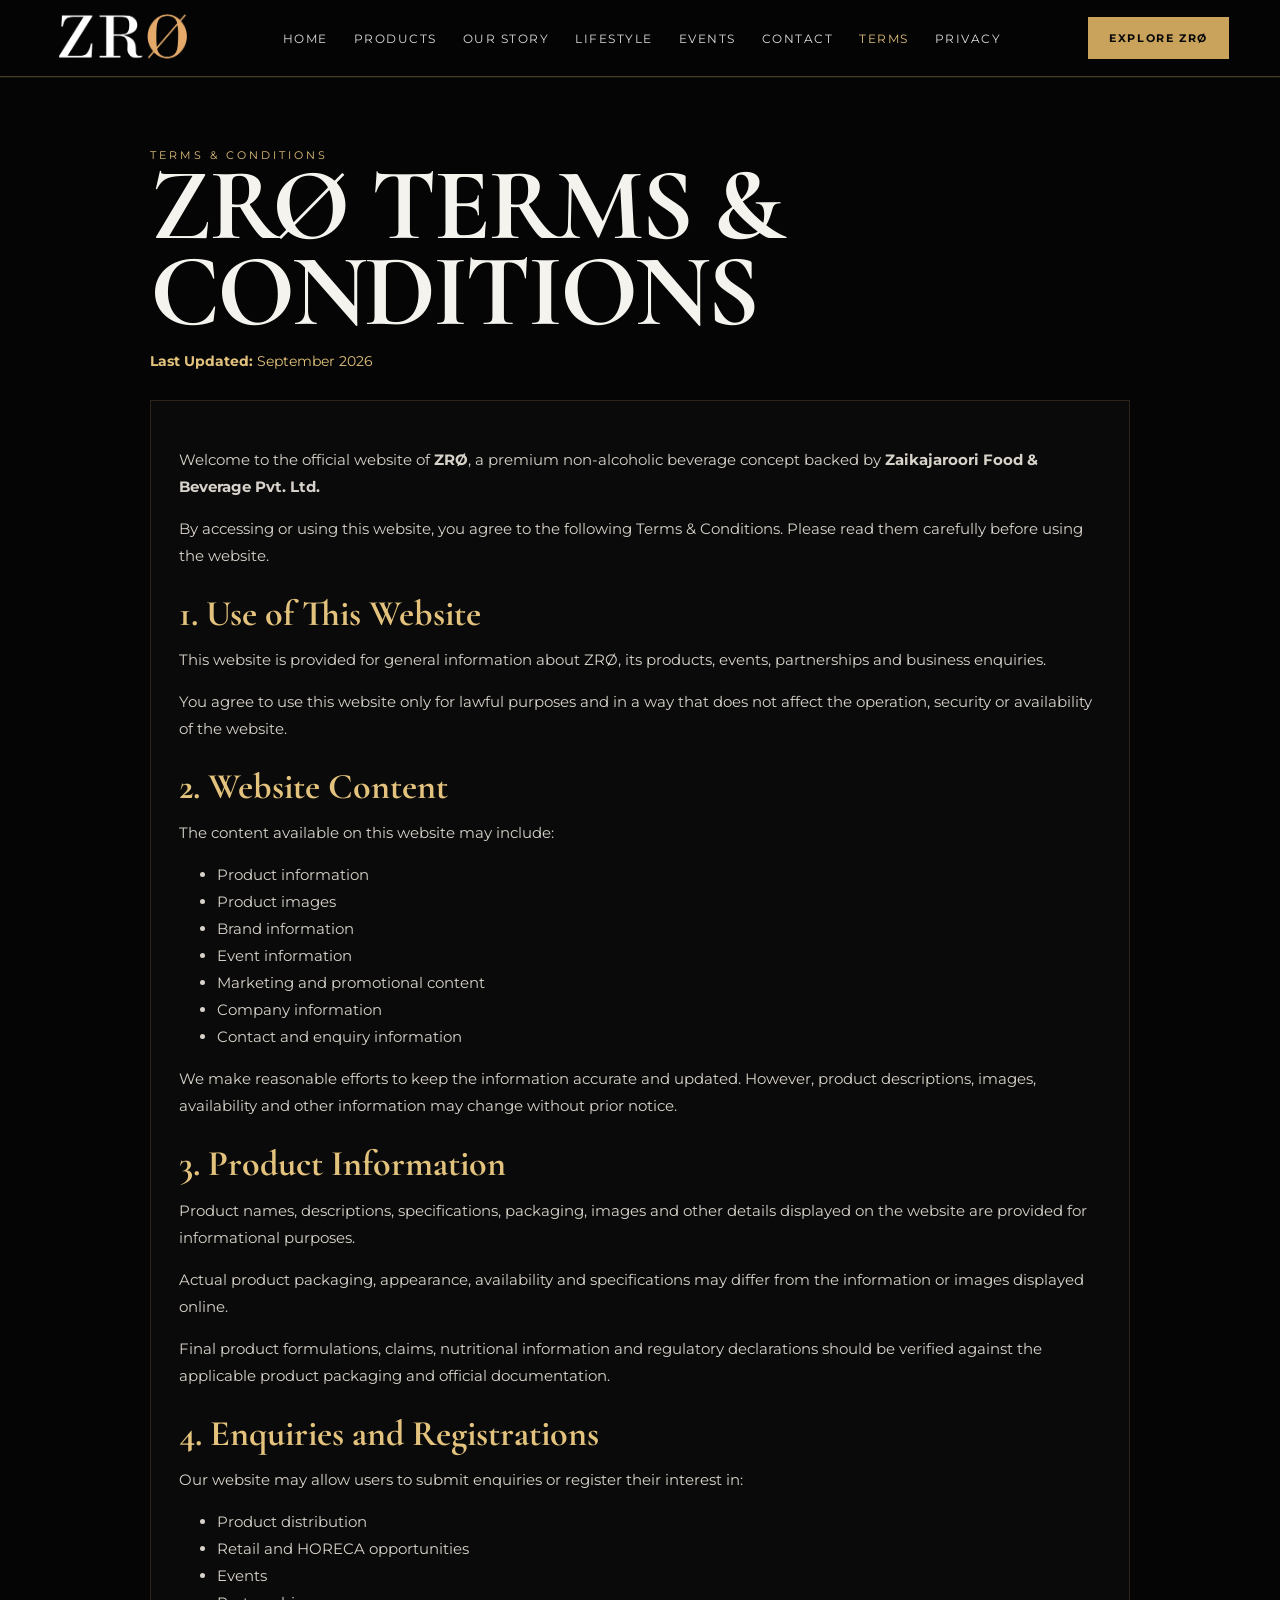
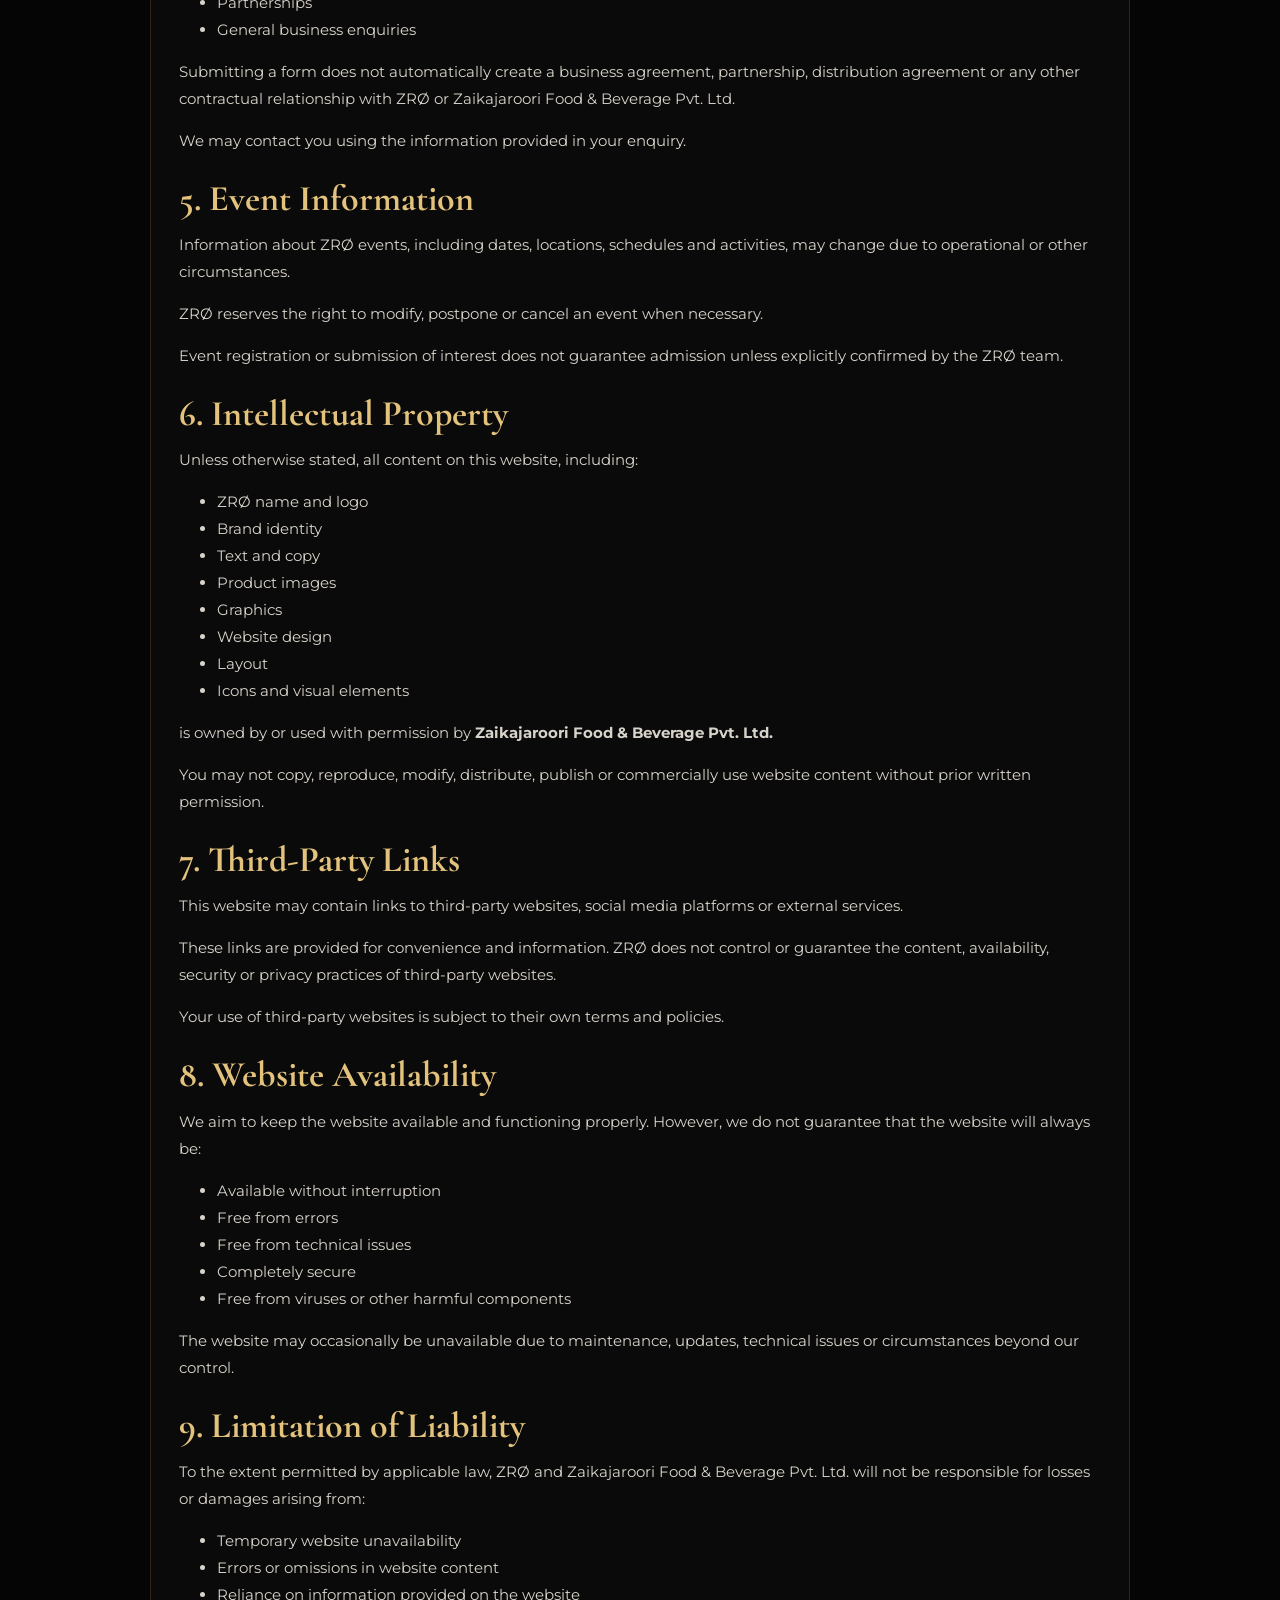
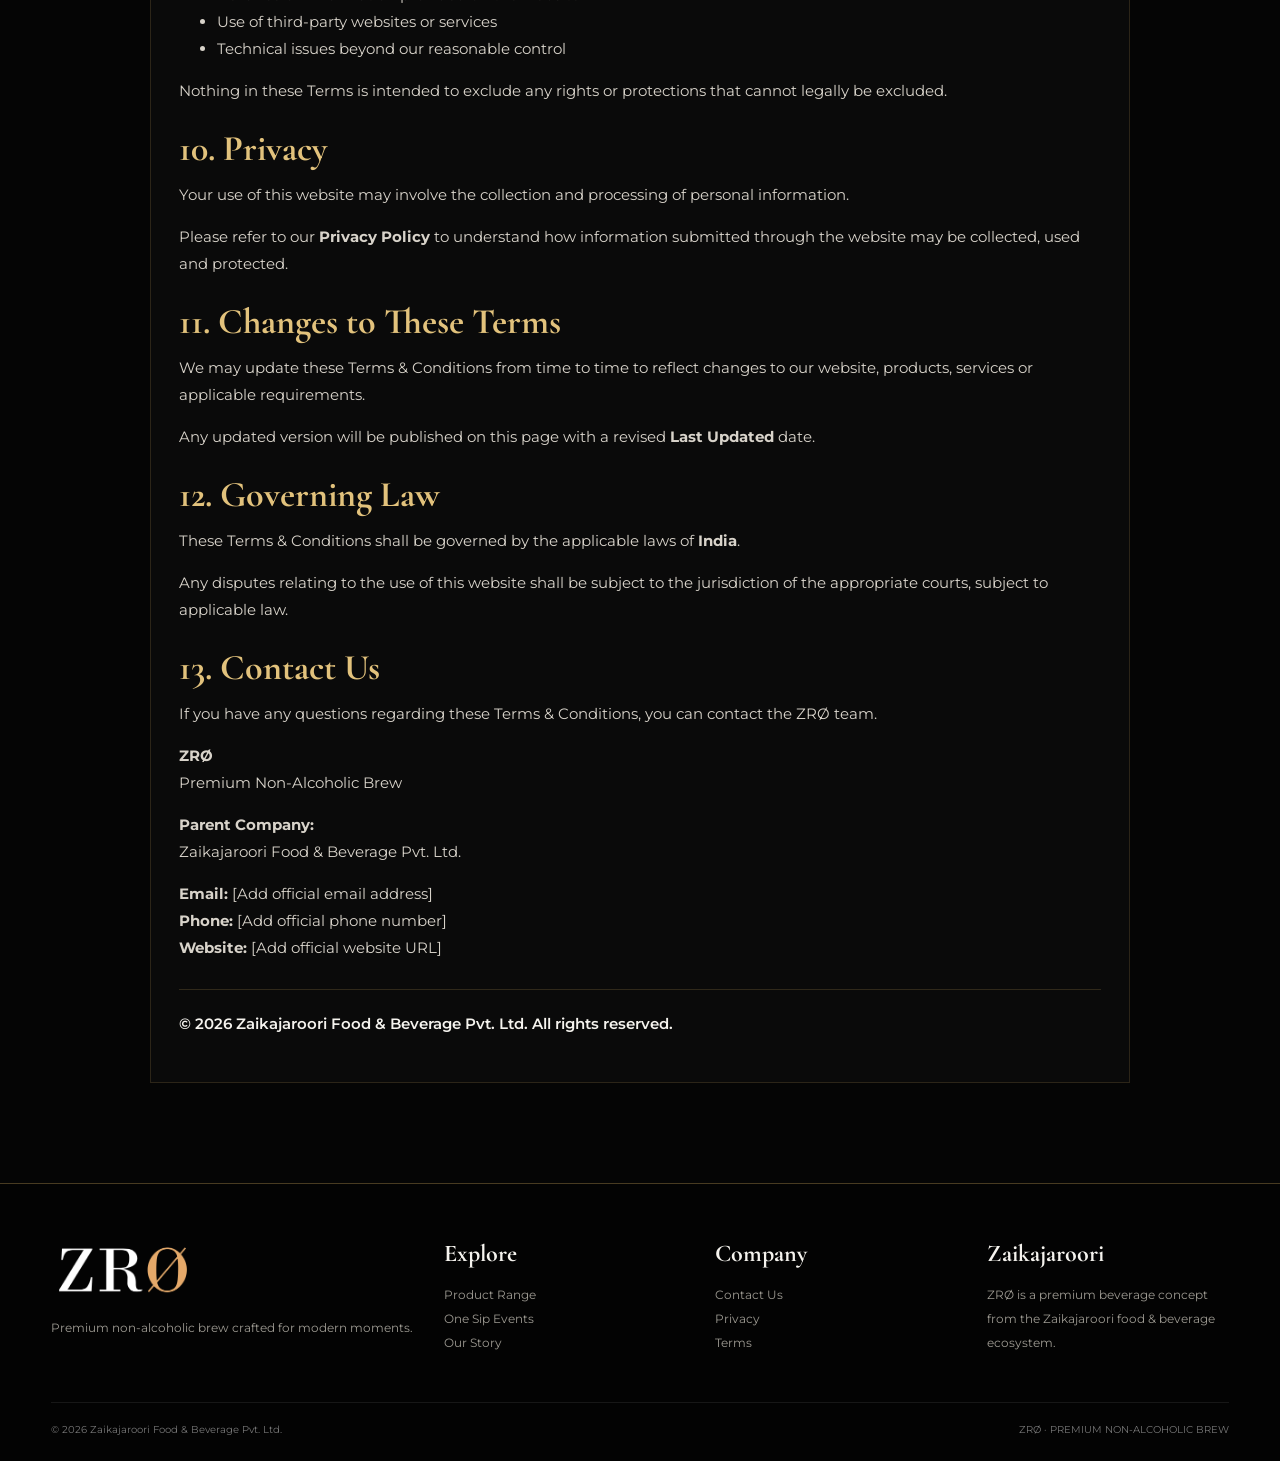
<file: terms.html>
<!doctype html>
<html lang="en">

<head>
    <meta charset="utf-8">
    <meta name="viewport" content="width=device-width,initial-scale=1">
    <title>Terms and Conditions | ZRØ</title>
    <meta name="description" content="ZRØ premium non-alcoholic brew. Zero alcohol. Maximum vibe.">
    <link rel="stylesheet" href="styles.css">
    <!-- Favicon -->
    <link rel="icon" href="fevicon.png" type="image/png">
</head>

<body>
    <header class="nav">
        <div class="container nav-inner">
            <a href="index.html"><img class="logo" src="logo-1.png" alt="ZRØ"></a>
            <nav class="nav-links">
                <a class="" href="index.html">Home</a>
                <a class="" href="products.html">Products</a>
                <a class="" href="index.html#story">Our Story</a>
                <a class="" href="index.html#lifestyle">Lifestyle</a>
                <a class="" href="events.html">Events</a>
                <a href="contact.html">Contact</a>
                <a class="active" href="terms.html">Terms</a>
                <a href="privacy.html">Privacy</a>
            </nav>
            <a class="btn btn-fill" href="products.html">Explore ZRØ</a>
        </div>
    </header>

    <main>
        <section class="section policy-section">
            <div class="container policy-container">
                <div class="kicker">Terms &amp; Conditions</div>
                <h1>ZRØ Terms &amp; Conditions</h1>
                <p class="policy-date"><strong>Last Updated:</strong> September 2026</p>

                <div class="policy-content">
                    <p>Welcome to the official website of <strong>ZRØ</strong>, a premium non-alcoholic beverage concept backed by <strong>Zaikajaroori Food &amp; Beverage Pvt. Ltd.</strong></p>

                    <p>By accessing or using this website, you agree to the following Terms &amp; Conditions. Please read them carefully before using the website.</p>

                    <h2>1. Use of This Website</h2>
                    <p>This website is provided for general information about ZRØ, its products, events, partnerships and business enquiries.</p>
                    <p>You agree to use this website only for lawful purposes and in a way that does not affect the operation, security or availability of the website.</p>

                    <h2>2. Website Content</h2>
                    <p>The content available on this website may include:</p>
                    <ul>
                        <li>Product information</li>
                        <li>Product images</li>
                        <li>Brand information</li>
                        <li>Event information</li>
                        <li>Marketing and promotional content</li>
                        <li>Company information</li>
                        <li>Contact and enquiry information</li>
                    </ul>
                    <p>We make reasonable efforts to keep the information accurate and updated. However, product descriptions, images, availability and other information may change without prior notice.</p>

                    <h2>3. Product Information</h2>
                    <p>Product names, descriptions, specifications, packaging, images and other details displayed on the website are provided for informational purposes.</p>
                    <p>Actual product packaging, appearance, availability and specifications may differ from the information or images displayed online.</p>
                    <p>Final product formulations, claims, nutritional information and regulatory declarations should be verified against the applicable product packaging and official documentation.</p>

                    <h2>4. Enquiries and Registrations</h2>
                    <p>Our website may allow users to submit enquiries or register their interest in:</p>
                    <ul>
                        <li>Product distribution</li>
                        <li>Retail and HORECA opportunities</li>
                        <li>Events</li>
                        <li>Partnerships</li>
                        <li>General business enquiries</li>
                    </ul>
                    <p>Submitting a form does not automatically create a business agreement, partnership, distribution agreement or any other contractual relationship with ZRØ or Zaikajaroori Food &amp; Beverage Pvt. Ltd.</p>
                    <p>We may contact you using the information provided in your enquiry.</p>

                    <h2>5. Event Information</h2>
                    <p>Information about ZRØ events, including dates, locations, schedules and activities, may change due to operational or other circumstances.</p>
                    <p>ZRØ reserves the right to modify, postpone or cancel an event when necessary.</p>
                    <p>Event registration or submission of interest does not guarantee admission unless explicitly confirmed by the ZRØ team.</p>

                    <h2>6. Intellectual Property</h2>
                    <p>Unless otherwise stated, all content on this website, including:</p>
                    <ul>
                        <li>ZRØ name and logo</li>
                        <li>Brand identity</li>
                        <li>Text and copy</li>
                        <li>Product images</li>
                        <li>Graphics</li>
                        <li>Website design</li>
                        <li>Layout</li>
                        <li>Icons and visual elements</li>
                    </ul>
                    <p>is owned by or used with permission by <strong>Zaikajaroori Food &amp; Beverage Pvt. Ltd.</strong></p>
                    <p>You may not copy, reproduce, modify, distribute, publish or commercially use website content without prior written permission.</p>

                    <h2>7. Third-Party Links</h2>
                    <p>This website may contain links to third-party websites, social media platforms or external services.</p>
                    <p>These links are provided for convenience and information. ZRØ does not control or guarantee the content, availability, security or privacy practices of third-party websites.</p>
                    <p>Your use of third-party websites is subject to their own terms and policies.</p>

                    <h2>8. Website Availability</h2>
                    <p>We aim to keep the website available and functioning properly. However, we do not guarantee that the website will always be:</p>
                    <ul>
                        <li>Available without interruption</li>
                        <li>Free from errors</li>
                        <li>Free from technical issues</li>
                        <li>Completely secure</li>
                        <li>Free from viruses or other harmful components</li>
                    </ul>
                    <p>The website may occasionally be unavailable due to maintenance, updates, technical issues or circumstances beyond our control.</p>

                    <h2>9. Limitation of Liability</h2>
                    <p>To the extent permitted by applicable law, ZRØ and Zaikajaroori Food &amp; Beverage Pvt. Ltd. will not be responsible for losses or damages arising from:</p>
                    <ul>
                        <li>Temporary website unavailability</li>
                        <li>Errors or omissions in website content</li>
                        <li>Reliance on information provided on the website</li>
                        <li>Use of third-party websites or services</li>
                        <li>Technical issues beyond our reasonable control</li>
                    </ul>
                    <p>Nothing in these Terms is intended to exclude any rights or protections that cannot legally be excluded.</p>

                    <h2>10. Privacy</h2>
                    <p>Your use of this website may involve the collection and processing of personal information.</p>
                    <p>Please refer to our <strong>Privacy Policy</strong> to understand how information submitted through the website may be collected, used and protected.</p>

                    <h2>11. Changes to These Terms</h2>
                    <p>We may update these Terms &amp; Conditions from time to time to reflect changes to our website, products, services or applicable requirements.</p>
                    <p>Any updated version will be published on this page with a revised <strong>Last Updated</strong> date.</p>

                    <h2>12. Governing Law</h2>
                    <p>These Terms &amp; Conditions shall be governed by the applicable laws of <strong>India</strong>.</p>
                    <p>Any disputes relating to the use of this website shall be subject to the jurisdiction of the appropriate courts, subject to applicable law.</p>

                    <h2>13. Contact Us</h2>
                    <p>If you have any questions regarding these Terms &amp; Conditions, you can contact the ZRØ team.</p>

                    <p><strong>ZRØ</strong><br>
                    Premium Non-Alcoholic Brew</p>

                    <p><strong>Parent Company:</strong><br>
                    Zaikajaroori Food &amp; Beverage Pvt. Ltd.</p>

                    <p><strong>Email:</strong> [Add official email address]<br>
                    <strong>Phone:</strong> [Add official phone number]<br>
                    <strong>Website:</strong> [Add official website URL]</p>

                    <p class="policy-footer">© 2026 Zaikajaroori Food &amp; Beverage Pvt. Ltd. All rights reserved.</p>
                </div>
            </div>
        </section>
    </main>

    <footer class="footer">
        <div class="container footer-grid">
            <div>
                <img class="logo" src="logo-1.png" alt="ZRØ">
                <p>Premium non-alcoholic brew crafted for modern moments.</p>
            </div>
            <div>
                <h3>Explore</h3><a href="products.html">Product Range</a><br><a href="events.html">One Sip
                    Events</a><br><a href="index.html#story">Our Story</a>
            </div>
            <div>
                <h3>Company</h3><a href="contact.html">Contact Us</a><br><a href="privacy.html">Privacy</a><br><a
                    href="terms.html">Terms</a>
            </div>
            <div>
                <h3>Zaikajaroori</h3>
                <p>ZRØ is a premium beverage concept from the Zaikajaroori food & beverage ecosystem.</p>
            </div>
        </div>
        <div class="container legal"><span>© <span data-year></span> Zaikajaroori Food & Beverage Pvt.
                Ltd.</span><span>ZRØ · PREMIUM NON-ALCOHOLIC BREW</span></div>
    </footer>
    <script src="script.js"></script>
</body>

</html>
</file>
<file: styles.css>
@import url('https://fonts.googleapis.com/css2?family=Cormorant+Garamond:wght@500;600;700&family=Montserrat:wght@400;500;600;700;800&display=swap');

:root {
    --black: #050505;
    --panel: #0d0d0d;
    --gold: #c9a35b;
    --gold2: #e2c27c;
    --white: #f5f3ee;
    --muted: #a8a49b;
    --line: rgba(201, 163, 91, .35);
}

* {
    box-sizing: border-box
}

html {
    scroll-behavior: smooth
}

body {
    margin: 0;
    background: var(--black);
    color: var(--white);
    font-family: Montserrat, Arial, sans-serif
}

a {
    color: inherit;
    text-decoration: none
}

.container {
    width: min(1180px, 92%);
    margin: auto
}

.nav {
    position: sticky;
    top: 0;
    z-index: 50;
    background: rgba(5, 5, 5, .94);
    backdrop-filter: blur(12px);
    border-bottom: 1px solid var(--line)
}

.nav-inner {
    height: 76px;
    display: flex;
    align-items: center;
    justify-content: space-between;
    gap: 24px
}

.logo {
    width: 145px;
    height: auto;
    display: block;
    object-fit: contain;
    object-position: center
}

.nav-links {
    display: flex;
    gap: 26px;
    align-items: center;
    font-size: 12px;
    letter-spacing: 1.5px;
    text-transform: uppercase
}

.nav-links a {
    color: #ddd
}

.nav-links a:hover,
.nav-links .active {
    color: var(--gold2)
}

.btn {
    display: inline-flex;
    align-items: center;
    justify-content: center;
    border: 1px solid var(--gold);
    padding: 13px 20px;
    letter-spacing: 1.6px;
    text-transform: uppercase;
    font-size: 11px;
    font-weight: 700;
    transition: .25s
}

.btn:hover {
    background: var(--gold);
    color: #080808
}

.btn-fill {
    background: var(--gold);
    color: #080808
}

.hero {
    min-height: 78vh;
    display: grid;
    place-items: center;
    position: relative;
    overflow: hidden
}

.hero:before {
    content: "";
    position: absolute;
    inset: 0;
    background: radial-gradient(circle at 70% 45%, rgba(201, 163, 91, .17), transparent 30%), radial-gradient(circle at 20% 80%, rgba(255, 255, 255, .05), transparent 30%)
}

.hero-content {
    position: relative;
    z-index: 2;
    padding: 90px 0;
    max-width: 760px
}

.eyebrow {
    color: var(--gold2);
    font-size: 11px;
    letter-spacing: 4px;
    text-transform: uppercase;
    font-weight: 700
}

h1,
h2,
h3 {
    font-family: "Cormorant Garamond", Georgia, serif;
    margin: 0
}

h1 {
    font-size: clamp(60px, 8vw, 112px);
    line-height: .84;
    text-transform: uppercase;
    letter-spacing: -3px
}

h1 span,
h2 span {
    color: var(--gold2)
}

.hero p {
    max-width: 620px;
    color: #c8c5bd;
    line-height: 1.8;
    font-size: 15px
}

.hero-art {
    position: absolute;
    right: -5%;
    bottom: -8%;
    width: min(58vw, 760px);
    opacity: .95;
    pointer-events: none;
    filter: drop-shadow(0 20px 40px rgba(0, 0, 0, .8))
}

.section {
    padding: 100px 0;
    border-top: 1px solid rgba(255, 255, 255, .06)
}

.section-head {
    display: flex;
    justify-content: space-between;
    gap: 30px;
    align-items: end;
    margin-bottom: 38px
}

.section h2 {
    font-size: clamp(42px, 5vw, 72px);
    line-height: .95
}

.kicker {
    color: var(--gold2);
    font-size: 11px;
    letter-spacing: 3px;
    text-transform: uppercase
}

.grid {
    display: grid;
    grid-template-columns: repeat(3, minmax(0, 1fr));
    gap: 20px
}

.card {
    background: linear-gradient(145deg, #131313, #080808);
    border: 1px solid rgba(201, 163, 91, .22);
    padding: 22px;
    position: relative;
    overflow: hidden;
    display: flex;
    flex-direction: column;
    min-width: 0;
    transition: transform .25s ease, box-shadow .25s ease, border-color .25s ease;
    box-shadow: 0 0 0 rgba(201, 163, 91, 0);
}

.card:hover {
    transform: translateY(-6px);
    border-color: rgba(201, 163, 91, .45);
    box-shadow: 0 18px 40px rgba(0, 0, 0, .35);
}

.card-image {
    width: 100%;
    height: 100%;
    display: grid;
    place-items: center;
    background: linear-gradient(145deg, #171717, #070707);
    border: 1px solid rgba(201, 163, 91, .12);
    overflow: hidden;
    padding: 10px;
    border-radius: 4px;
}

.card img {
    display: block;
    width: auto;
    max-width: 100%;
    height: 100%;
    max-height: 100%;
    object-fit: contain;
    object-position: center;
    background: transparent;
    filter: drop-shadow(0 12px 16px rgba(0, 0, 0, .25));
}

.card h3 {
    font-size: 34px;
    margin: 18px 0 6px
}

.card p {
    color: var(--muted);
    font-size: 13px;
    line-height: 1.7
}

.card .tag {
    color: var(--gold2);
    font-size: 10px;
    letter-spacing: 2px;
    text-transform: uppercase
}

.center-btn-wrap {
    display: flex;
    justify-content: center;
    margin-top: 32px
}

.policy-section {
    padding-top: 70px
}

.policy-container {
    max-width: 980px
}

.policy-date {
    margin: 18px 0 30px;
    color: var(--gold2);
    font-size: 14px
}

.policy-content {
    background: rgba(255, 255, 255, .02);
    border: 1px solid rgba(201, 163, 91, .18);
    padding: 30px 28px;
    line-height: 1.8;
    color: #e9e5df
}

.policy-content h2 {
    margin-top: 28px;
    margin-bottom: 12px;
    font-size: clamp(26px, 3vw, 36px);
    color: var(--gold2)
}

.policy-content p,
.policy-content li {
    font-size: 15px;
    color: #d8d3ca
}

.policy-content ul {
    margin: 12px 0 12px 20px;
    padding-left: 18px
}

.policy-content .policy-footer {
    margin-top: 28px;
    padding-top: 20px;
    border-top: 1px solid rgba(201, 163, 91, .2);
    font-weight: 600;
    color: var(--white)
}

.story {
    display: grid;
    grid-template-columns: 1fr 1fr;
    gap: 60px;
    align-items: center
}

.story-visual {
    /*min-height: 470px;*/
    background: linear-gradient(135deg, #17130c, #050505);
    border: 0px solid var(--line);
    display: grid;
    place-items: center;
    padding: 0px
}

.story-visual img {
    max-width: 100%;
    max-height: 430px;
    object-fit: contain
}

.copy {
    color: #c7c4bc;
    line-height: 1.9;
    font-size: 14px
}

.copy strong {
    color: #fff
}

.quote {
    font-family: "Cormorant Garamond", Georgia, serif;
    font-size: 38px;
    line-height: 1.1;
    color: #eee;
    border-left: 2px solid var(--gold);
    padding-left: 24px;
    margin: 30px 0
}

.product-hero {
    padding: 60px 0
}

.product-layout {
    display: grid;
    grid-template-columns: 1fr 1fr;
    gap: 60px;
    align-items: center
}

.product-image {
    background: radial-gradient(circle at center, rgba(201, 163, 91, .14), transparent 55%);
    padding: 30px;
    text-align: center
}

.product-image img {
    width: 100%;
    max-height: 650px;
    object-fit: contain
}

.specs {
    display: grid;
    grid-template-columns: repeat(2, 1fr);
    gap: 10px;
    margin: 25px 0
}

.spec {
    border: 1px solid rgba(201, 163, 91, .2);
    padding: 16px;
    background: #0b0b0b
}

.spec small {
    display: block;
    color: var(--muted);
    font-size: 10px;
    text-transform: uppercase;
    letter-spacing: 1.5px
}

.spec b {
    display: block;
    margin-top: 6px
}

.form {
    display: grid;
    gap: 16px
}

.form input,
.form textarea,
.form select {
    width: 100%;
    padding: 15px;
    background: #0b0b0b;
    border: 1px solid rgba(255, 255, 255, .15);
    color: #fff;
    font: inherit
}

.form textarea {
    min-height: 150px;
    resize: vertical
}

.event-hero {
    min-height: 72vh;
    display: grid;
    place-items: center;
    text-align: center;
    background: radial-gradient(circle at 50% 35%, rgba(201, 163, 91, .2), transparent 32%), linear-gradient(#050505, #0a0805)
}

.event-hero h1 {
    font-size: clamp(62px, 10vw, 130px)
}

.event-hero p {
    max-width: 680px;
    margin: 22px auto;
    color: #c8c5bd;
    line-height: 1.8
}

.timeline {
    display: grid;
    grid-template-columns: repeat(3, 1fr);
    gap: 16px
}

.step {
    padding: 28px;
    border-top: 2px solid var(--gold);
    background: #0c0c0c
}

.step b {
    font-size: 12px;
    letter-spacing: 2px;
    color: var(--gold2)
}

.footer {
    border-top: 1px solid var(--line);
    padding: 55px 0 25px;
    background: #030303
}

.footer-grid {
    display: grid;
    grid-template-columns: 1.5fr 1fr 1fr 1fr;
    gap: 30px
}

.footer h3 {
    font-size: 24px;
    margin-bottom: 15px
}

.footer a,
.footer p {
    color: #9d9a92;
    font-size: 12px;
    line-height: 2
}

.legal {
    border-top: 1px solid rgba(255, 255, 255, .08);
    margin-top: 35px;
    padding-top: 20px;
    color: #777;
    font-size: 10px;
    display: flex;
    justify-content: space-between;
    gap: 20px
}

.mobile-menu {
    display: none
}

@media (max-width: 1100px) {
    .grid {
        grid-template-columns: repeat(2, minmax(0, 1fr));
    }
}

@media (max-width: 850px) {
    .nav-links {
        display: none
    }

    .mobile-menu {
        display: block;
        color: var(--gold2);
        font-size: 12px;
        letter-spacing: 2px
    }

    .hero {
        min-height: 82vh
    }

    .hero-art {
        width: 85vw;
        right: -22%;
        bottom: 2%;
        opacity: .45
    }

    .hero-content {
        padding: 80px 0
    }

    .grid,
    .timeline,
    .story,
    .product-layout,
    .footer-grid {
        grid-template-columns: 1fr
    }

    .section {
        padding: 70px 0
    }

    .section-head {
        display: block
    }

    .section-head .btn {
        margin-top: 18px
    }

    .card-image {
        height: 200px
    }

    .story-visual {
        min-height: 320px
    }

    .legal {
        display: block
    }
}

@media (max-width: 540px) {
    .grid {
        grid-template-columns: 1fr;
        gap: 16px;
    }

    .card {
        padding: 16px;
    }

    .card-image {
        height: 190px;
    }

    .card h3 {
        font-size: 28px;
    }
}
</file>
